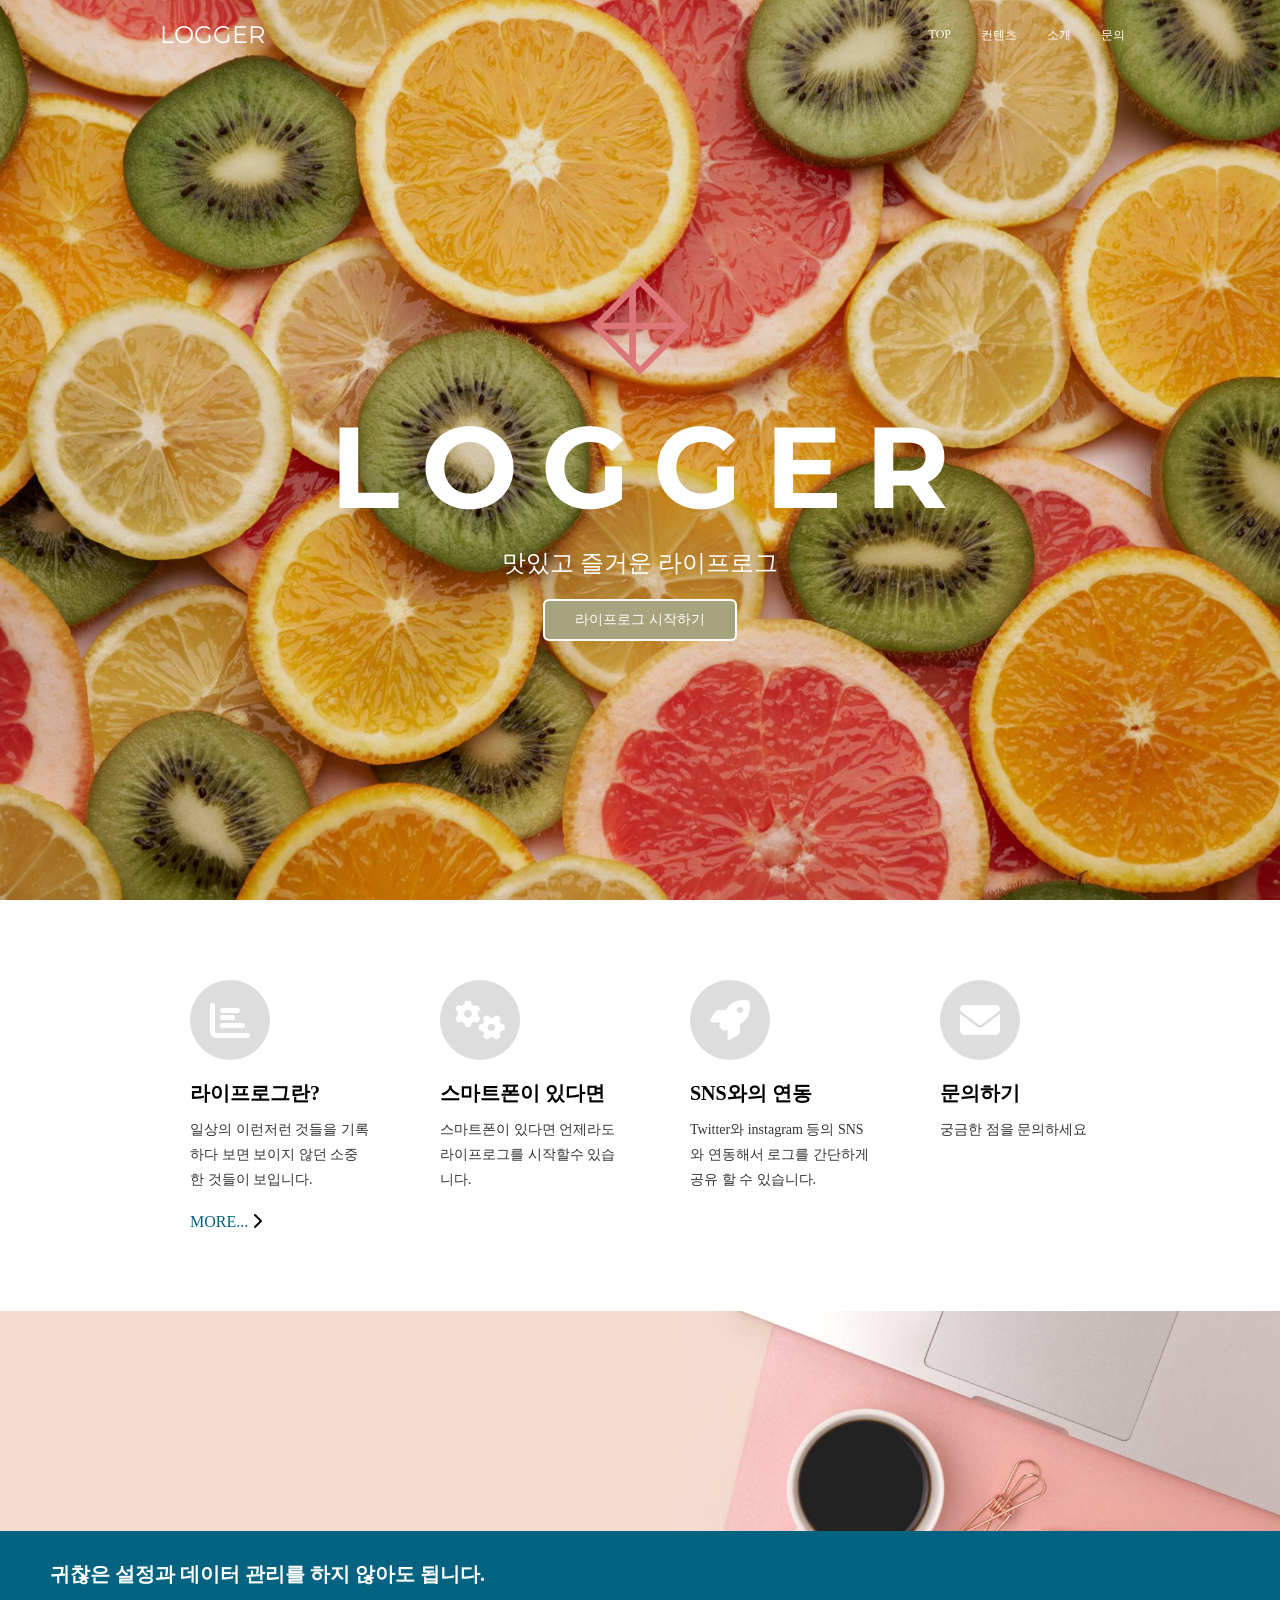
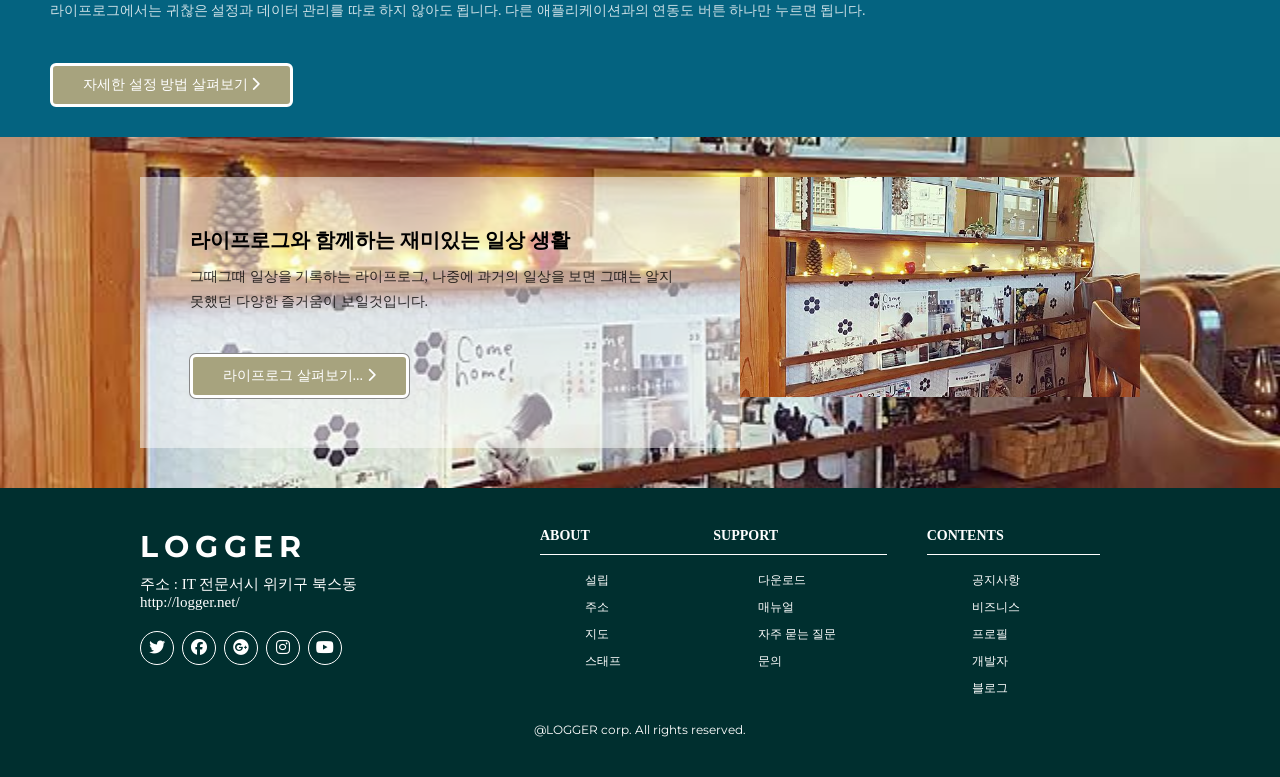
<file: index.html>
<!DOCTYPE html>
<html lang="ko">
<head>
<meta charset="UTF-8">
<title>예제</title>
<meta name="viewport" content="width=device-width, initial-scale=1.0">
<link rel="stylesheet" href="style.css">
<link href="https://fonts.googleapis.com/css?family=Montserrat" rel="stylesheet">
<link rel="stylesheet" href="https://cdnjs.cloudflare.com/ajax/libs/font-awesome/6.5.1/css/all.min.css">
<script src="https://code.jquery.com/jquery-3.2.1.min.js"></script>

<script>
$(function(){

    $(".headC").click(function(){

        $(".headB").slideToggle();

    });

});
</script>


</head>
<body>

<header class="head-hero head-fixed">
<div class="container">
    <div class="container-small">
        <a href="index.html" class="headA">LOGGER</a>

        <div class="headC">
            <span class="fa-solid fa-bars" title="MENU"></span>
        </div>
    </div>

    <nav class="headB">
        <ul>
            <li><a href="index.html">TOP</a></li>
            <li><a href="contents.html">컨텐츠</a></li>
            <li><a href="about.html">소개</a></li>
            <li><a href="contact.html">문의</a></li>
        </ul>
    </nav>

</div>
</header>

<section class="conA">
    <div class="container">

        <img src="img/logo.png" alt="">
        <h1>LOGGER</h1>
        <p>맛있고 즐거운 라이프로그</p>
        <a href="#">라이프로그 시작하기</a>
    </div>
</section>

<section class="conB">
   <div class="container">
	<div class="text">
		<span class="fa fa-chart-bar icon">
		</span>
		<h2>라이프로그란?</h2>
		<p>일상의 이런저런 것들을 기록하다 보면 보이지 않던 소중한 것들이 보입니다.</p>
		<a href="contents.html">MORE...</a>
		<span class="fa fa-chevron-right"></span>
    </div>
    <div class="text">
		<span class="fa fa-gears icon"></span>
		<h2>스마트폰이 있다면</h2>
		<p>스마트폰이 있다면 언제라도 라이프로그를 시작할수 있습니다.</p>
</div>
    <div class="text">
		<span class="fa fa-rocket icon"></span>
		<h2>SNS와의 연동</h2>
		<p>Twitter와 instagram 등의 SNS와 연동해서 로그를 간단하게 공유 할 수 있습니다.</P>
    </div>
	<div class="text">
		<span class="fa fa-envelope icon"></span>
		<h2>문의하기</h2>
		<p>궁금한 점을 문의하세요</p>
</div>
</div>
</section>
<section class="conC">
  <div class = "container">
	<div class="photo"></div>
	<div class="text">
	<h2>귀찮은 설정과 데이터 관리를 하지 않아도 됩니다.</h2>
	<p>라이프로그에서는 귀찮은 설정과 데이터 관리를 따로 하지 않아도 됩니다. 다른 애플리케이션과의 연동도 버튼  하나만 누르면 됩니다.</p>
	<a herf="contents.html">자세한 설정 방법 살펴보기
	<span class ="fa fa-chevron-right"></span>
	</a>
</div>
</div>
</section>

<section class="conD">
  <div class="container">
	<div class="photo"></div>
	<div class="text">
	<h2>라이프로그와 함께하는 재미있는 일상 생활</h2>
	<p>그때그때 일상을 기록하는 라이프로그, 나중에 과거의 일상을 보면 그떄는 알지 못했던 다양한 즐거움이 보일것입니다.</p>
	<a herf="contents.html">
		라이프로그 살펴보기...
	 	<span class ="fa fa-chevron-right"></span>
        </a>
</div>
</div>
</section>
<footer>
<div class="container">
	<div class="footA">
	<h2>LOGGER</h2>
	<p>
	주소 : IT 전문서시 위키구 북스동<br>
	<a href="http://logger.net/">http://logger.net/</a>
	</p>

<nav class="footD">
	<ul>
		<li><a herf="#">
			<span class="fa-brands fa-twitter"
			title="Twitter"></span>
		</a></li>

		<li><a herf="#">
			<span class="fa-brands fa-facebook"
			title="Facebook"></span>
		</a></li>
		
		<li><a herf="#">
			<span class="fa-brands fa-google-plus"
			title="Google Plus"></span>
		</a></li>

		<li><a herf="#">
			<span class="fa-brands fa-instagram"
			title="Instagram"></span>
		</a></li>
		
		<li><a herf="#">
			<span class="fa-brands fa-youtube"
			title="YouTube"></span>
		</a></li>

		</ul>
</nav>
</div>
<nav class="footB">
<div>
	<h3>ABOUT</h3>
	<ul>
		<li><a href="#">설립</a></li>
		<li><a href="#">주소</a></li>
		<li><a href="#">지도</a></li>
		<li><a href="#">스태프</a></li>
	</ul>
</div>

<div>
	<h3>SUPPORT</h3>
	<ul>
		<li><a href="#">다운로드</a></li>
		<li><a href="#">매뉴얼</a></li>
		<li><a href="#">자주 묻는 질문</a></li>
		<li><a href="#">문의</a></li>
	</ul>
</div>
<div>
	<h3>CONTENTS</h3>
	<ul>
		<li><a href="#">공지사항</a></li>
		<li><a href="#">비즈니스</a></li>
		<li><a href="#">프로필</a></li>
		<li><a href="#">개발자</a></li>
		<li><a href="#">블로그</a></li>
	</ul>
</div>		
</nav>

<style>
sr-only{
positon : abosolute;
width : 1px;
height : 1px;
padding : 0;
margin : -1px;
clip: rect(0, 0, 0, 0);
border : 0;
}
</style>

<div class="footC">
	@LOGGER corp. All rights reserved.
</div>

</div>
</footer>
		
		
</body>
</html>
</file>
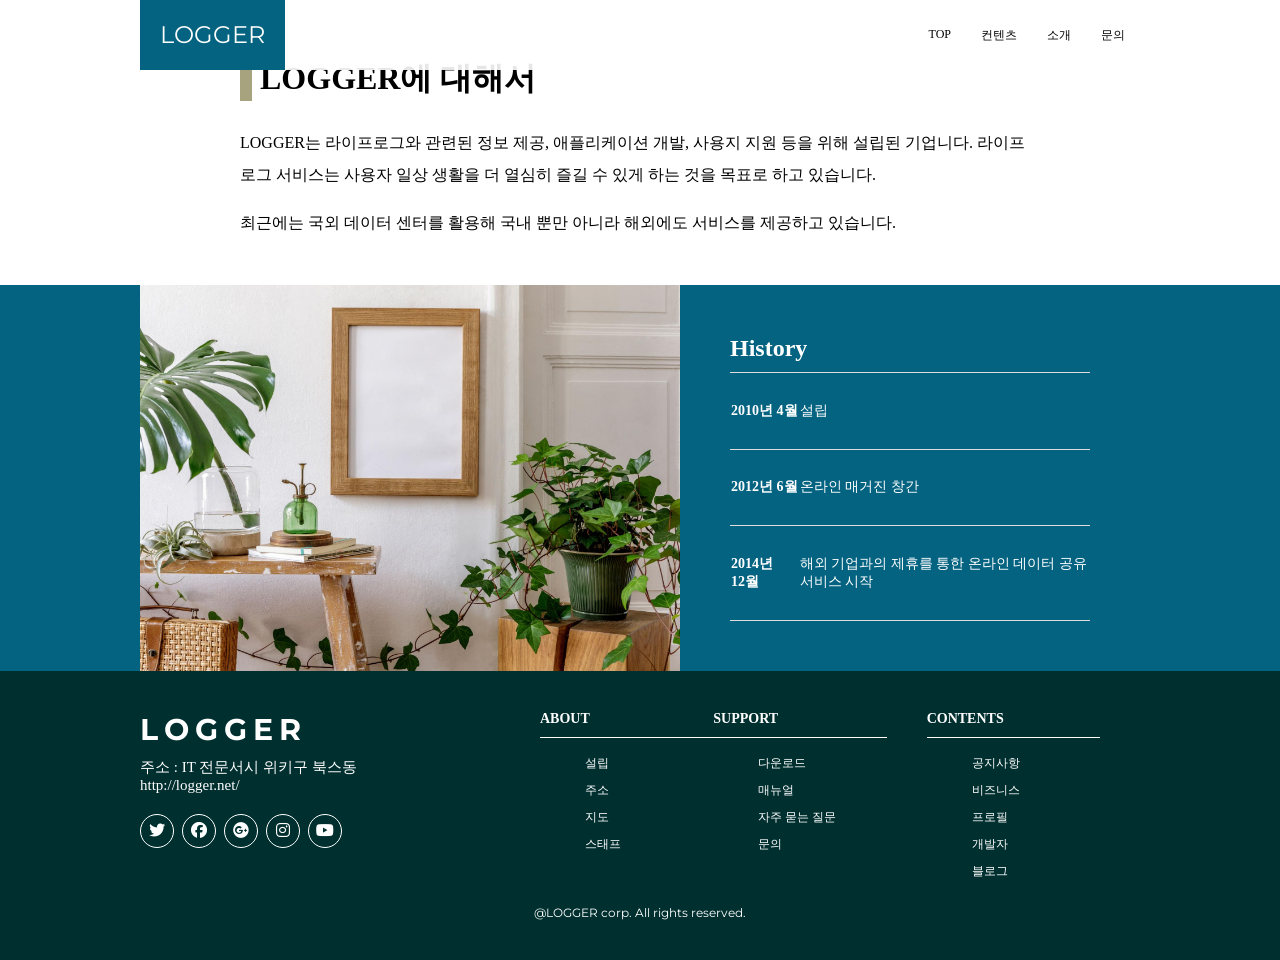
<file: about.html>
<!DOCTYPE html>
<html lang="ko">
<head>
<meta charset="UTF-8">
<title>예제</title>
<meta name="viewport" content="width=device-width, initial-scale=1.0">
<link rel="stylesheet" href="style.css">
<link href="https://fonts.googleapis.com/css?family=Montserrat" rel="stylesheet">
<link rel="stylesheet" href="https://cdnjs.cloudflare.com/ajax/libs/font-awesome/6.5.1/css/all.min.css">
<script src="https://code.jquery.com/jquery-3.2.1.min.js"></script>

<script>
$(function(){

    $(".headC").click(function(){

        $(".headB").slideToggle();

    });

});
</script>


</head>
<body>

<header>
<div class="container">
    <div class="container-small">
        <a href="index.html" class="headA">LOGGER</a>

        <div class="headC">
            <span class="fa-solid fa-bars" title="MENU"></span>
        </div>
    </div>

    <nav class="headB">
        <ul>
            <li><a href="index.html">TOP</a></li>
            <li><a href="contents.html">컨텐츠</a></li>
            <li><a href="about.html">소개</a></li>
            <li><a href="contact.html">문의</a></li>
        </ul>
    </nav>

</div>
</header>

<article class="post">
    <div class="container">
    
        <h1>LOGGER에 대해서 </h1>
        <p>
            LOGGER는 라이프로그와 관련된 정보 제공, 애플리케이션 개발, 사용지 지원 등을 위해 설립된 기업니다.
            라이프로그 서비스는 사용자 일상 생활을 더 열심히 즐길 수 있게 하는 것을 목표로 하고 있습니다.</p>
        <p>
            최근에는 국외 데이터 센터를 활용해 국내 뿐만 아니라 해외에도 서비스를 제공하고 있습니다.</p>
        <p>
        </div>
        </article>  

        <aside class="history">
        <div class="container">
            <div class="photo"></div>
            <div class="text">
                <h2>History</h2>
                <table>
                    <tr>
                        <th>2010년 4월</th>
                        <td>설립</td>
                    </tr>
                    <tr>
                        <th>2012년 6월</th>
                        <td>온라인 매거진 창간</td>
                    </tr>
                    <tr>
                        <th>2014년 12월</th>
                        <td>해외 기업과의 제휴를 통한 온라인 데이터 공유 서비스 시작</td>
                    </tr>
                </table>
                </div>
        </div>
        </aside>
        
<footer>
<div class="container">
	<div class="footA">
	<h2>LOGGER</h2>
	<p>
	주소 : IT 전문서시 위키구 북스동<br>
	<a href="http://logger.net/">http://logger.net/</a>
	</p>

<nav class="footD">
	<ul>
		<li><a herf="#">
			<span class="fa-brands fa-twitter"
			title="Twitter"></span>
		</a></li>

		<li><a herf="#">
			<span class="fa-brands fa-facebook"
			title="Facebook"></span>
		</a></li>
		
		<li><a herf="#">
			<span class="fa-brands fa-google-plus"
			title="Google Plus"></span>
		</a></li>

		<li><a herf="#">
			<span class="fa-brands fa-instagram"
			title="Instagram"></span>
		</a></li>
		
		<li><a herf="#">
			<span class="fa-brands fa-youtube"
			title="YouTube"></span>
		</a></li>

		</ul>
</nav>
</div>
<nav class="footB">
<div>
	<h3>ABOUT</h3>
	<ul>
		<li><a href="#">설립</a></li>
		<li><a href="#">주소</a></li>
		<li><a href="#">지도</a></li>
		<li><a href="#">스태프</a></li>
	</ul>
</div>

<div>
	<h3>SUPPORT</h3>
	<ul>
		<li><a href="#">다운로드</a></li>
		<li><a href="#">매뉴얼</a></li>
		<li><a href="#">자주 묻는 질문</a></li>
		<li><a href="#">문의</a></li>
	</ul>
</div>
<div>
	<h3>CONTENTS</h3>
	<ul>
		<li><a href="#">공지사항</a></li>
		<li><a href="#">비즈니스</a></li>
		<li><a href="#">프로필</a></li>
		<li><a href="#">개발자</a></li>
		<li><a href="#">블로그</a></li>
	</ul>
</div>		
</nav>

<style>
sr-only{
positon : abosolute;
width : 1px;
height : 1px;
padding : 0;
margin : -1px;
clip: rect(0, 0, 0, 0);
border : 0;
}
</style>

<div class="footC">
	@LOGGER corp. All rights reserved.
</div>

</div>
</footer>
		
		
</body>
</html>
</file>
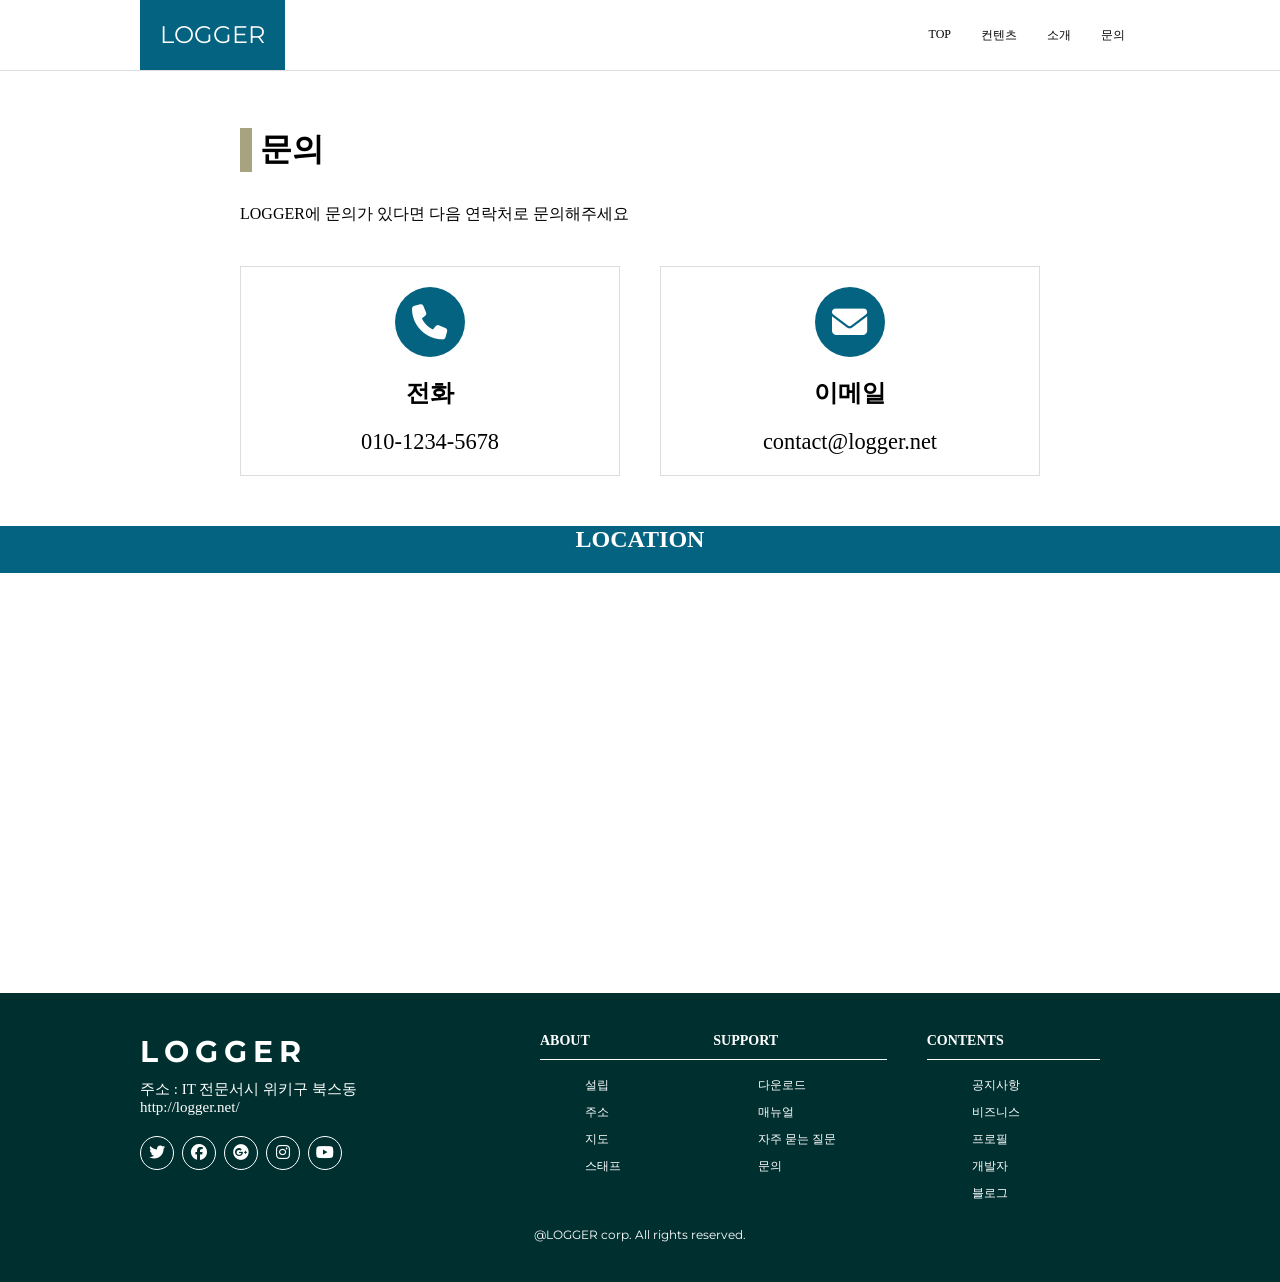
<file: contact.html>
<!DOCTYPE html>
<html lang="ko">
<head>
<meta charset="UTF-8">
<title>예제</title>
<meta name="viewport" content="width=device-width, initial-scale=1.0">
<link rel="stylesheet" href="style.css">
<link href="https://fonts.googleapis.com/css?family=Montserrat" rel="stylesheet">
<link rel="stylesheet" href="https://cdnjs.cloudflare.com/ajax/libs/font-awesome/6.5.1/css/all.min.css">
<script src="https://code.jquery.com/jquery-3.2.1.min.js"></script>

<script>
$(function(){

    $(".headC").click(function(){

        $(".headB").slideToggle();

    });

});
</script>


</head>
<body class="nohero">

<header>
<div class="container">
    <div class="container-small">
        <a href="index.html" class="headA">LOGGER</a>

        <div class="headC">
            <span class="fa-solid fa-bars" title="MENU"></span>
        </div>
    </div>

    <nav class="headB">
        <ul>
            <li><a href="index.html">TOP</a></li>
            <li><a href="contents.html">컨텐츠</a></li>
            <li><a href="about.html">소개</a></li>
            <li><a href="contact.html">문의</a></li>
        </ul>
    </nav>

</div>
</header>

<article class="post">
    <div class="container">
    
          

		<h1>문의</h1>
		<p>LOGGER에 문의가 있다면 다음 연락처로 문의해주세요</p>

		<div class="contact-wrap">
			<div class="contact">
				<span class="fa-solid fa-phone"></span>
				<h2>전화</h2>
				<a href="tel:010-1234-5678">010-1234-5678</a>
				</div>

			<div class="contact">
				<span class="fa fa-envelope"></span>
				<h2>이메일</h2>
				<a href="mailto:contact@logger.net">contact@logger.net</a>
			</div>
			</div>
			</article>
			<aside class="location">
				<h2>LOCATION</h2>
<iframe
src="https://www.google.com/maps/embed?pb=!1m18!1m12!1m3!1d3162.564902019681!2d126.96965217636658!3d37.55472297203744!2m3!1f0!2f0!3f0!3m2!1i1024!2i768!4f13.1!3m3!1m2!1s0x357ca266b0b1f1f1%3A0x5d5d5d5d5d5d5d5d!2z7ISc7Jq47Jet!5e0!3m2!1sko!2skr!4v1710000000000!5m2!1sko!2skr"
style="border:0;"
allowfullscreen=""
loading="lazy">
</iframe>
</aside>
	

<footer>
<div class="container">
	<div class="footA">
	<h2>LOGGER</h2>
	<p>
	주소 : IT 전문서시 위키구 북스동<br>
	<a href="http://logger.net/">http://logger.net/</a>
	</p>

<nav class="footD">
	<ul>
		<li><a herf="#">
			<span class="fa-brands fa-twitter"
			title="Twitter"></span>
		</a></li>

		<li><a herf="#">
			<span class="fa-brands fa-facebook"
			title="Facebook"></span>
		</a></li>
		
		<li><a herf="#">
			<span class="fa-brands fa-google-plus"
			title="Google Plus"></span>
		</a></li>

		<li><a herf="#">
			<span class="fa-brands fa-instagram"
			title="Instagram"></span>
		</a></li>
		
		<li><a herf="#">
			<span class="fa-brands fa-youtube"
			title="YouTube"></span>
		</a></li>

		</ul>
</nav>
</div>
<nav class="footB">
<div>
	<h3>ABOUT</h3>
	<ul>
		<li><a href="#">설립</a></li>
		<li><a href="#">주소</a></li>
		<li><a href="#">지도</a></li>
		<li><a href="#">스태프</a></li>
	</ul>
</div>

<div>
	<h3>SUPPORT</h3>
	<ul>
		<li><a href="#">다운로드</a></li>
		<li><a href="#">매뉴얼</a></li>
		<li><a href="#">자주 묻는 질문</a></li>
		<li><a href="#">문의</a></li>
	</ul>
</div>
<div>
	<h3>CONTENTS</h3>
	<ul>
		<li><a href="#">공지사항</a></li>
		<li><a href="#">비즈니스</a></li>
		<li><a href="#">프로필</a></li>
		<li><a href="#">개발자</a></li>
		<li><a href="#">블로그</a></li>
	</ul>
</div>		
</nav>

<style>
sr-only{
position : absolute;
width : 1px;
height : 1px;
padding : 0;
margin : -1px;
clip: rect(0, 0, 0, 0);
border : 0;
}
</style>

<div class="footC">
	@LOGGER corp. All rights reserved.
</div>

</div>
</footer>
		
		
</body>
</html>
</file>
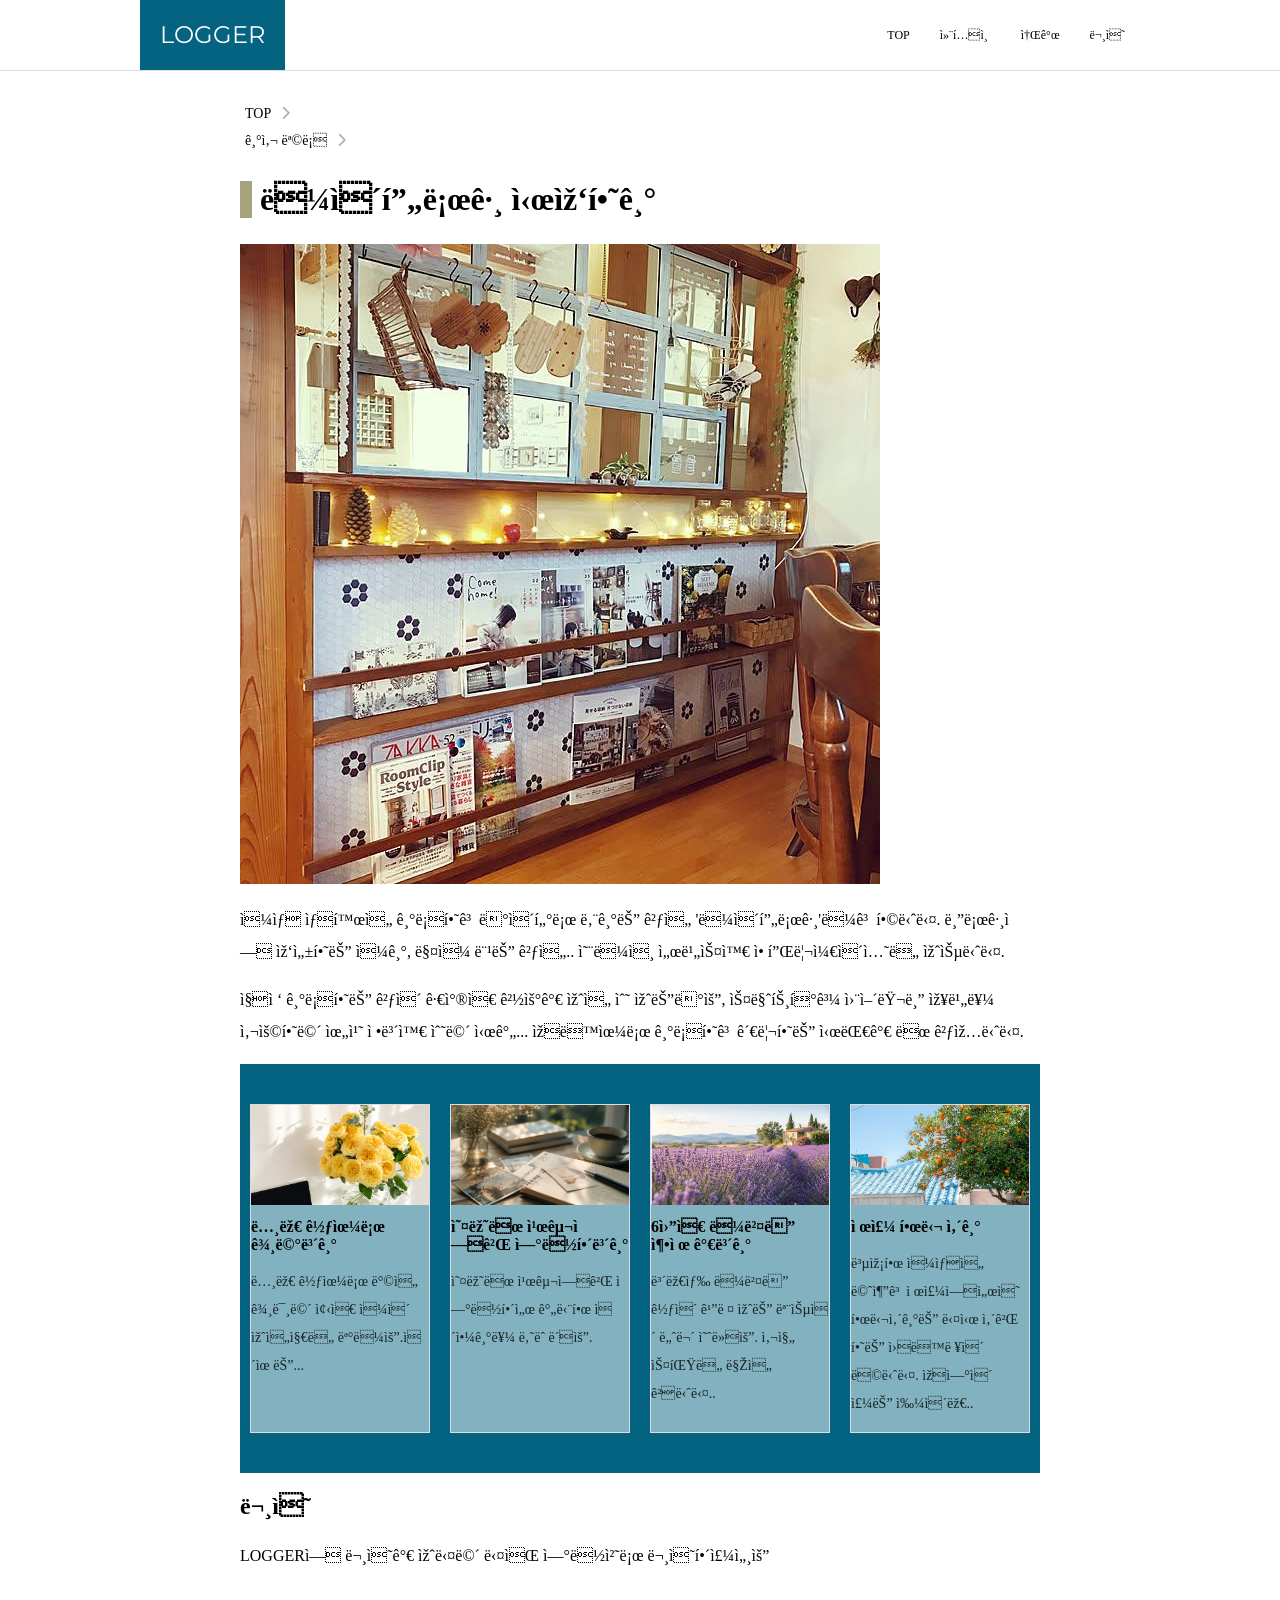
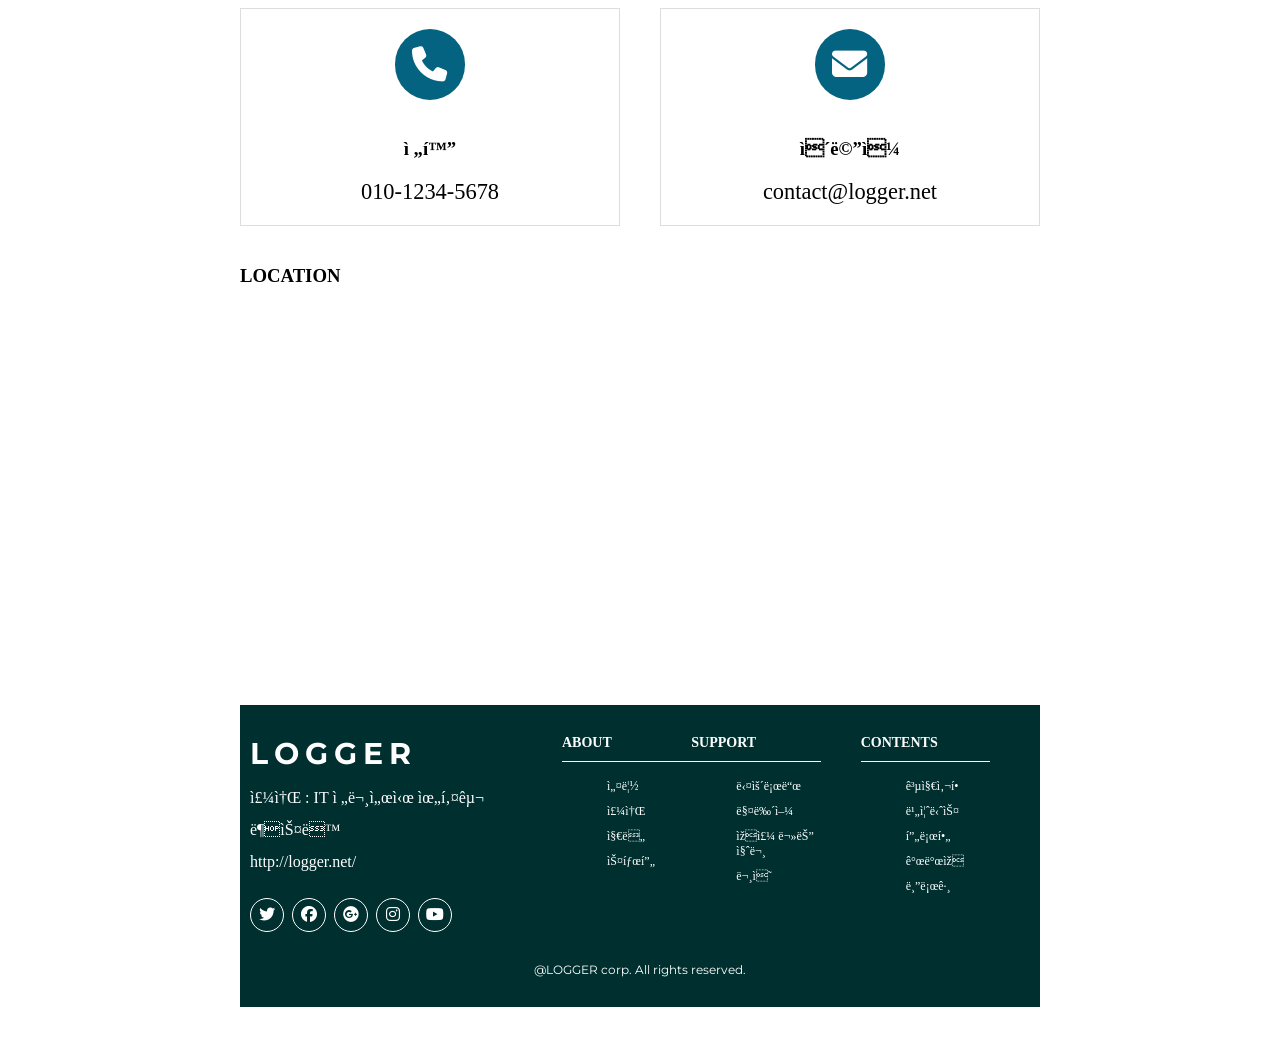
<file: contents.html>
<!DOCTYPE html>
<html lang="ko">
<head prefix="og: http://ogp.me/ns# fb: http://ogp.me/ns/fb#>
<meta charset="UTF-8">
<title>라이프로그 시작하기</title>
<meta name="viewport" content="width=device-width, initial-scale=1.0">
<link rel="stylesheet" href="style.css">
<link href="https://fonts.googleapis.com/css?family=Montserrat" rel="stylesheet">
<link rel="stylesheet" href="https://cdnjs.cloudflare.com/ajax/libs/font-awesome/6.5.1/css/all.min.css">
<script src="https://code.jquery.com/jquery-3.2.1.min.js"></script>

<script>
$(function(){

    $(".headC").click(function(){

        $(".headB").slideToggle();

    });

});
</script>


</head>
<body class="nohero">

<header class="head-fixed">
<div class="container">
    <div class="container-small">
        <a href="index.html" class="headA">LOGGER</a>

        <div class="headC">
            <span class="fa-solid fa-bars" title="MENU"></span>
        </div>
    </div>

    <nav class="headB">
        <ul>
            <li><a href="index.html">TOP</a></li>
            <li><a href="contents.html">컨텐츠</a></li>
            <li><a href="about.html">소개</a></li>
            <li><a href="contact.html">문의</a></li>
        </ul>
    </nav>

</div>
</header>

<article class="post">
    <div class="container">
    
        <div class="bread">
            <ol>
                <li><a href="index.html">TOP</a></li>
                <li><a href="list-a.html">기사 목록</a></li>
            
            </ol>
        </div>

        <h1>라이프로그 시작하기</h1>

        <img src="img/life.jpg" alt="">

        <p>일상 생활을 기록하고 데이터로 남기는 것을 '라이프로그'라고 합니다.
            블로그에 작성하는 일기, 매일 먹는 것을.. 온라인 서비스와 애플리케이션도 있습니다.
        </p>

        <p>직접 기록하는 것이 귀찮은 경우가 있을 수 있는데요,
            스마트폰과 웨어러블 장비를 사용하면 위치 정보와 수면 시간...
            자동으로 기록하고 관리하는 시대가 된 것입니다.
        </p>

<aside class ="related">
<ul>
	<li>
<a href="#">
                <div class="photo" style="background-image: url(img/p01.png);"></div>
                <div class="text">
                    <h2>노란 꽃으로 꾸며보기</h2>
                     <p>노란 꽃으로 방을 꾸미면 좋은 일이 있을지도 몰라요.이유는...</p>
                </div>
            </a>
       </li>
<li>
    <a href="#">
        <div class="photo" style="background-image: url(img/p02.png);"></div>
        <div class="text">
            <h2>오래된 친구에게 연락해보기</h2>
             <p>오래된 친구에게 연락해서 간단한 이야기를 나눠봐요.</p>
        </div>
    </a>
</li>
<li>
            <a href="#">
                <div class="photo" style="background-image: url(img/p03.png);"></div>
                <div class="text">
                    <h2>6월은 라벤더 축제 가보기</h2>
                     <p>보란색 라벤더 꽃이 깔려 있는 모습이 너무 예뻐요.
                        사진 스팟도 많을 겁니다..</p>
                </div>
            </a>
        </li>
        <li>
            <a href="#">
                <div class="photo" style="background-image: url(img/p04.jpg);"></div>
                <div class="text">
                    <h2>제주 한달 살기</h2>
                     <p>복잡한 일상을 멈추고 제주에서의 한달살기는 다시 살게 하는 원동력이 됩니다.
                        자연이 주는 쉼이란..</p>
                </div>
            </a>
        </li>
</ul>
</aside>
<h2>문의</h2>
		<p>LOGGER에 문의가 있다면 다음 연락처로 문의해주세요</p>

		<div class="contact-wrap">
			<div class="contact">
				<span class="fa-solid fa-phone"></span>
				<h3>전화</h3>
				<a href="tel:010-1234-5678">010-1234-5678</a>
				</div>
			<div class="contact">
				<span class="fa fa-envelope"></span>
				<h3>이메일</h3>
				<a href="mailto:contact@logger.net">contact@logger.net</a>
			</div>
			</div>
			<aside class="location">
				<h3>LOCATION</h3>
				<iframe
src="https://www.google.com/maps/embed?pb=!1m18!1m12!1m3!1d3239.656784611315!2d139.80851171536258!3d35.71086268018760!2m3!1f0!2f0!3f0!3m2!1i1024!2i768!4f13.1!3m3!1m2!1s0x60188ed0d12f9adf33a0x7d1d4fb31f43f72a!2sP2x5Lqs44K544Kr44KK440E440q440!5e0!3m2!1sja!2sjp!4v1465699039448"
width="600"
height="450"
frameborder="0"
style="border:0"
allowfullscreen>
</iframe>
</aside>
	

<footer>
<div class="container">
	<div class="footA">
	<h2>LOGGER</h2>
	<p>
	주소 : IT 전문서시 위키구 북스동<br>
	<a href="http://logger.net/">http://logger.net/</a>
	</p>

<nav class="footD">
	<ul>
		<li><a herf="#">
			<span class="fa-brands fa-twitter"
			title="Twitter"></span>
		</a></li>

		<li><a herf="#">
			<span class="fa-brands fa-facebook"
			title="Facebook"></span>
		</a></li>
		
		<li><a herf="#">
			<span class="fa-brands fa-google-plus"
			title="Google Plus"></span>
		</a></li>

		<li><a herf="#">
			<span class="fa-brands fa-instagram"
			title="Instagram"></span>
		</a></li>
		
		<li><a herf="#">
			<span class="fa-brands fa-youtube"
			title="YouTube"></span>
		</a></li>

		</ul>
</nav>
</div>
<nav class="footB">
<div>
	<h3>ABOUT</h3>
	<ul>
		<li><a href="#">설립</a></li>
		<li><a href="#">주소</a></li>
		<li><a href="#">지도</a></li>
		<li><a href="#">스태프</a></li>
	</ul>
</div>

<div>
	<h3>SUPPORT</h3>
	<ul>
		<li><a href="#">다운로드</a></li>
		<li><a href="#">매뉴얼</a></li>
		<li><a href="#">자주 묻는 질문</a></li>
		<li><a href="#">문의</a></li>
	</ul>
</div>
<div>
	<h3>CONTENTS</h3>
	<ul>
		<li><a href="#">공지사항</a></li>
		<li><a href="#">비즈니스</a></li>
		<li><a href="#">프로필</a></li>
		<li><a href="#">개발자</a></li>
		<li><a href="#">블로그</a></li>
	</ul>
</div>		
</nav>

<style>
sr-only{
position : absolute;
width : 1px;
height : 1px;
padding : 0;
margin : -1px;
clip: rect(0, 0, 0, 0);
border : 0;
}
</style>

<div class="footC">
	@LOGGER corp. All rights reserved.
</div>

</div>
</footer>
		
		
</body>
</html>
</file>
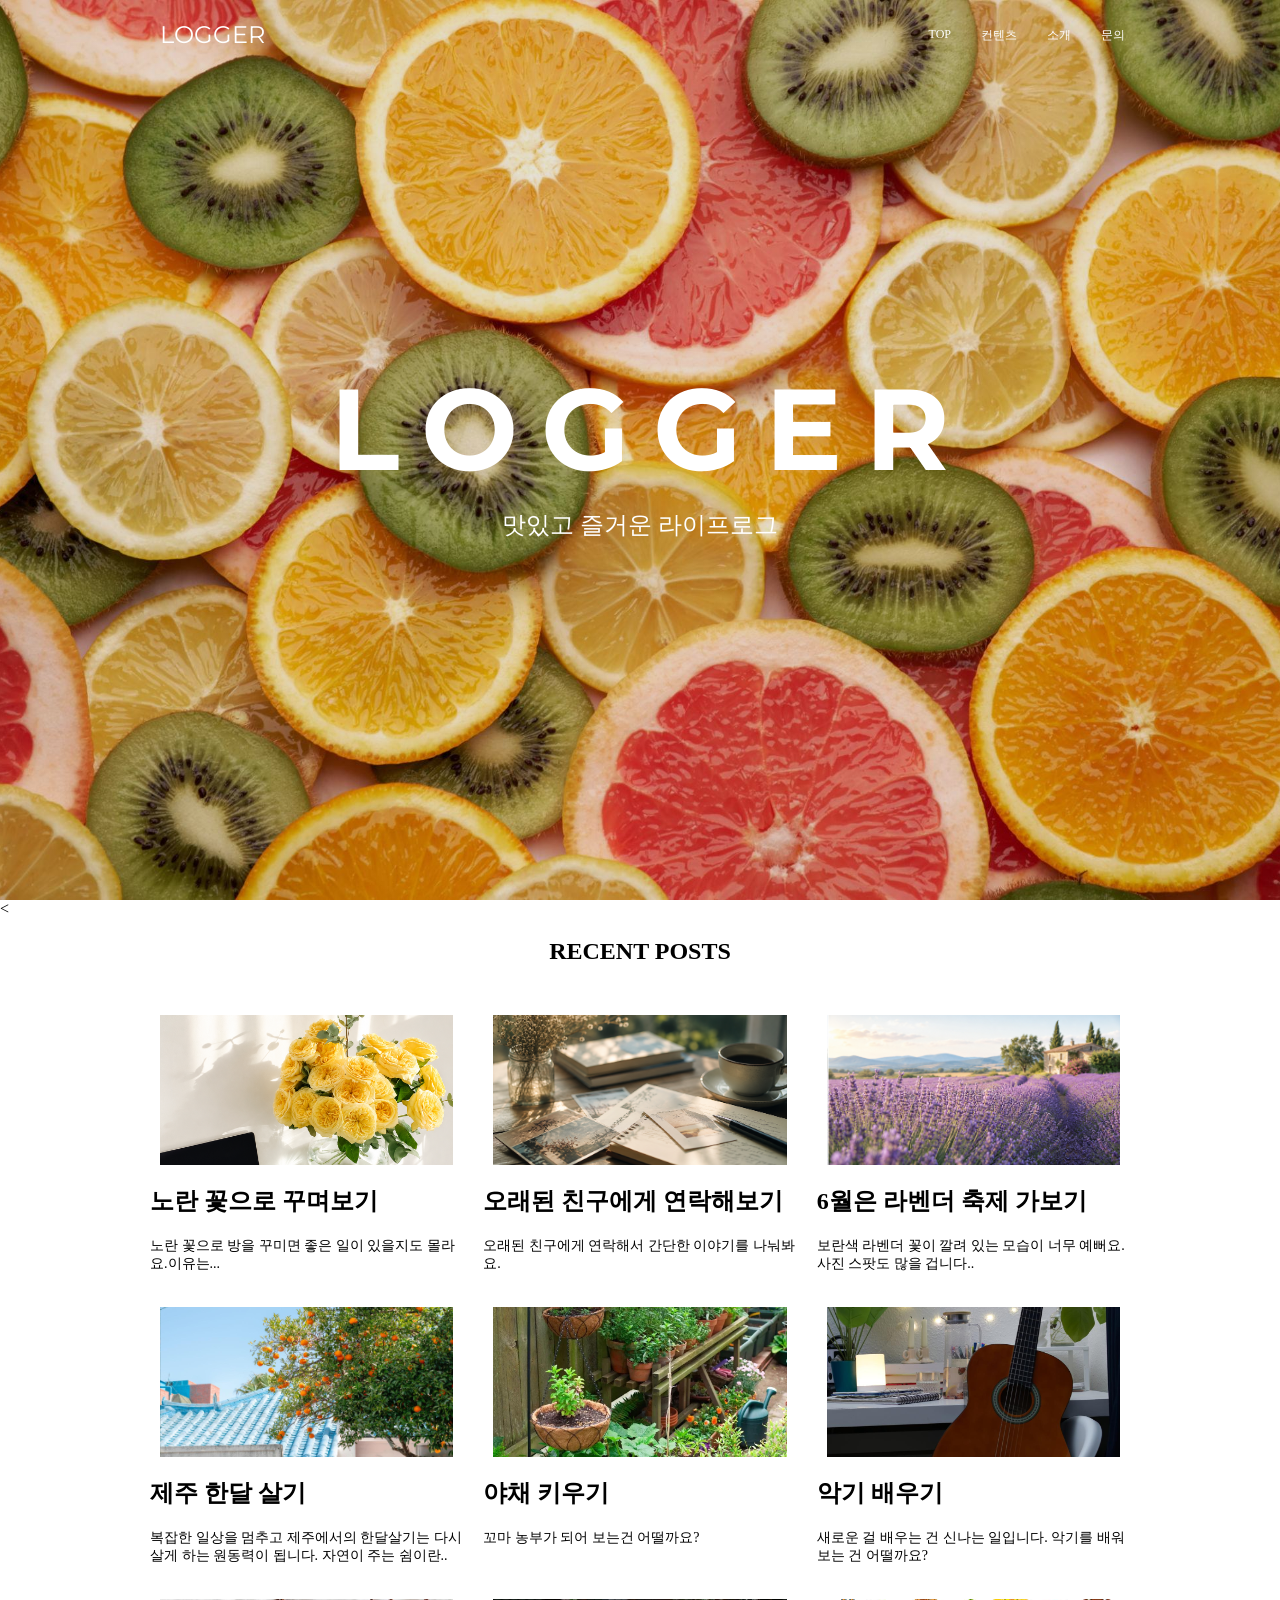
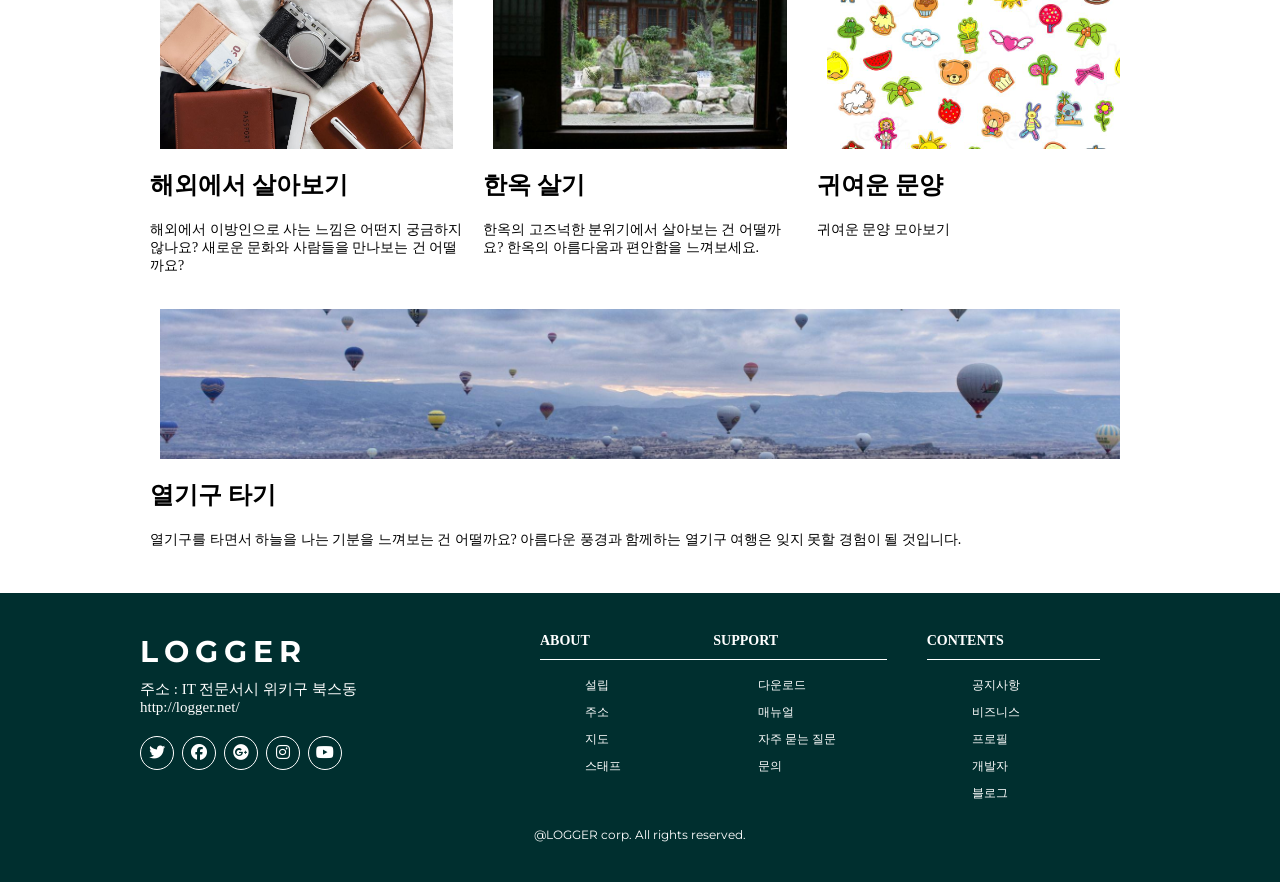
<file: list-a.html>
<!DOCTYPE html>
<html lang="ko">
<head>
<meta charset="UTF-8">
<title>예제</title>
<meta name="viewport" content="width=device-width, initial-scale=1.0">
<link rel="stylesheet" href="style.css">
<link href="https://fonts.googleapis.com/css?family=Montserrat" rel="stylesheet">
<link rel="stylesheet" href="https://cdnjs.cloudflare.com/ajax/libs/font-awesome/6.5.1/css/all.min.css">
<script src="https://code.jquery.com/jquery-3.2.1.min.js"></script>

<script>
$(function(){

    $(".headC").click(function(){

        $(".headB").slideToggle();

    });

});
</script>


</head>
<body>
<header class="head-hero">
<div class="container">
    <div class="container-small">
        <a href="index.html" class="headA">LOGGER</a>

        <div class="headC">
            <span class="fa-solid fa-bars" title="MENU"></span>
        </div>
    </div>

    <nav class="headB">
        <ul>
            <li><a href="index.html">TOP</a></li>
            <li><a href="contents.html">컨텐츠</a></li>
            <li><a href="about.html">소개</a></li>
            <li><a href="contact.html">문의</a></li>
        </ul>
    </nav>

</div>
</header>

<section class="conA copmpact">
    <div class="container">

        <h1>LOGGER</h1>
        <p>맛있고 즐거운 라이프로그</p>
    </div>
</section>

<<section class="listA">
    <h1>RECENT POSTS</h1>
    <div class="container">
        <article>
            <a href="#">
                <div class="photo" style="background-image: url(img/p01.png);"></div>
                <div class="text">
                    <h2>노란 꽃으로 꾸며보기</h2>
                     <p>노란 꽃으로 방을 꾸미면 좋은 일이 있을지도 몰라요.이유는...</p>
                </div>
            </a>
        </article>
<article>
    <a href="#">
        <div class="photo" style="background-image: url(img/p02.png);"></div>
        <div class="text">
            <h2>오래된 친구에게 연락해보기</h2>
             <p>오래된 친구에게 연락해서 간단한 이야기를 나눠봐요.</p>
        </div>
    </a>
</article>
<article>
            <a href="#">
                <div class="photo" style="background-image: url(img/p03.png);"></div>
                <div class="text">
                    <h2>6월은 라벤더 축제 가보기</h2>
                     <p>보란색 라벤더 꽃이 깔려 있는 모습이 너무 예뻐요.
                        사진 스팟도 많을 겁니다..</p>
                </div>
            </a>
        </article>
        <article>
            <a href="#">
                <div class="photo" style="background-image: url(img/p04.jpg);"></div>
                <div class="text">
                    <h2>제주 한달 살기</h2>
                     <p>복잡한 일상을 멈추고 제주에서의 한달살기는 다시 살게 하는 원동력이 됩니다.
                        자연이 주는 쉼이란..</p>
                </div>
            </a>
        </article>
         <article>
            <a href="#">
                <div class="photo" style="background-image: url(img/p05.jpg);"></div>
                <div class="text">
                    <h2>야채 키우기</h2>
                     <p>꼬마 농부가 되어 보는건 어떨까요?</p>
                                </div>
            </a>
        </article>
         <article>
            <a href="#">
                <div class="photo" style="background-image: url(img/p06.jpg);"></div>
                <div class="text">
                    <h2>악기 배우기</h2>
                     <p>새로운 걸 배우는 건 신나는 일입니다. 악기를 배워보는 건 어떨까요?</p>
                        </p>
                </div>
            </a>
        </article>
         <article>
            <a href="#">
                <div class="photo" style="background-image: url(img/p07.jpg);"></div>
                <div class="text">
                    <h2>해외에서 살아보기</h2>
                     <p>해외에서 이방인으로 사는 느낌은 어떤지 궁금하지 않나요? 새로운 문화와 사람들을 만나보는 건 어떨까요?</p>
                        </p>
                </div>
            </a>
        </article>
         <article>
            <a href="#">
                <div class="photo" style="background-image: url(img/p08.jpg);"></div>
                <div class="text">
                    <h2>한옥 살기</h2>
                     <p>한옥의 고즈넉한 분위기에서 살아보는 건 어떨까요? 한옥의 아름다움과 편안함을 느껴보세요.</p>
                       </p>
                </div>
            </a>
        </article>
         <article>
            <a href="#">
                <div class="photo" style="background-image: url(img/p09.jpg);"></div>
                <div class="text">
                    <h2>귀여운 문양</h2>
                     <p>귀여운 문양 모아보기
                        </p>
                </div>
            </a>
        </article>
         <article>
            <a href="#">
                <div class="photo" style="background-image: url(img/p10.jpg);"></div>
                <div class="text">
                    <h2>열기구 타기</h2>
                     <p>열기구를 타면서 하늘을 나는 기분을 느껴보는 건 어떨까요? 아름다운 풍경과 함께하는 열기구 여행은 잊지 못할 경험이 될 것입니다.</p>
                        </p>
                </div>
            </a>
        </article>
    </div>
</section>

<footer>
<div class="container">
	<div class="footA">
	<h2>LOGGER</h2>
	<p>
	주소 : IT 전문서시 위키구 북스동<br>
	<a href="http://logger.net/">http://logger.net/</a>
	</p>

<nav class="footD">
	<ul>
		<li><a herf="#">
			<span class="fa-brands fa-twitter"
			title="Twitter"></span>
		</a></li>

		<li><a herf="#">
			<span class="fa-brands fa-facebook"
			title="Facebook"></span>
		</a></li>
		
		<li><a herf="#">
			<span class="fa-brands fa-google-plus"
			title="Google Plus"></span>
		</a></li>

		<li><a herf="#">
			<span class="fa-brands fa-instagram"
			title="Instagram"></span>
		</a></li>
		
		<li><a herf="#">
			<span class="fa-brands fa-youtube"
			title="YouTube"></span>
		</a></li>

		</ul>
</nav>
</div>
<nav class="footB">
<div>
	<h3>ABOUT</h3>
	<ul>
		<li><a href="#">설립</a></li>
		<li><a href="#">주소</a></li>
		<li><a href="#">지도</a></li>
		<li><a href="#">스태프</a></li>
	</ul>
</div>

<div>
	<h3>SUPPORT</h3>
	<ul>
		<li><a href="#">다운로드</a></li>
		<li><a href="#">매뉴얼</a></li>
		<li><a href="#">자주 묻는 질문</a></li>
		<li><a href="#">문의</a></li>
	</ul>
</div>
<div>
	<h3>CONTENTS</h3>
	<ul>
		<li><a href="#">공지사항</a></li>
		<li><a href="#">비즈니스</a></li>
		<li><a href="#">프로필</a></li>
		<li><a href="#">개발자</a></li>
		<li><a href="#">블로그</a></li>
	</ul>
</div>		
</nav>

<style>
sr-only{
position : absolute;
width : 1px;
height : 1px;
padding : 0;
margin : -1px;
clip: rect(0, 0, 0, 0);
border : 0;
}
</style>

<div class="footC">
	@LOGGER corp. All rights reserved.
</div>

</div>
</footer>
		
		
</body>
</html>
</file>
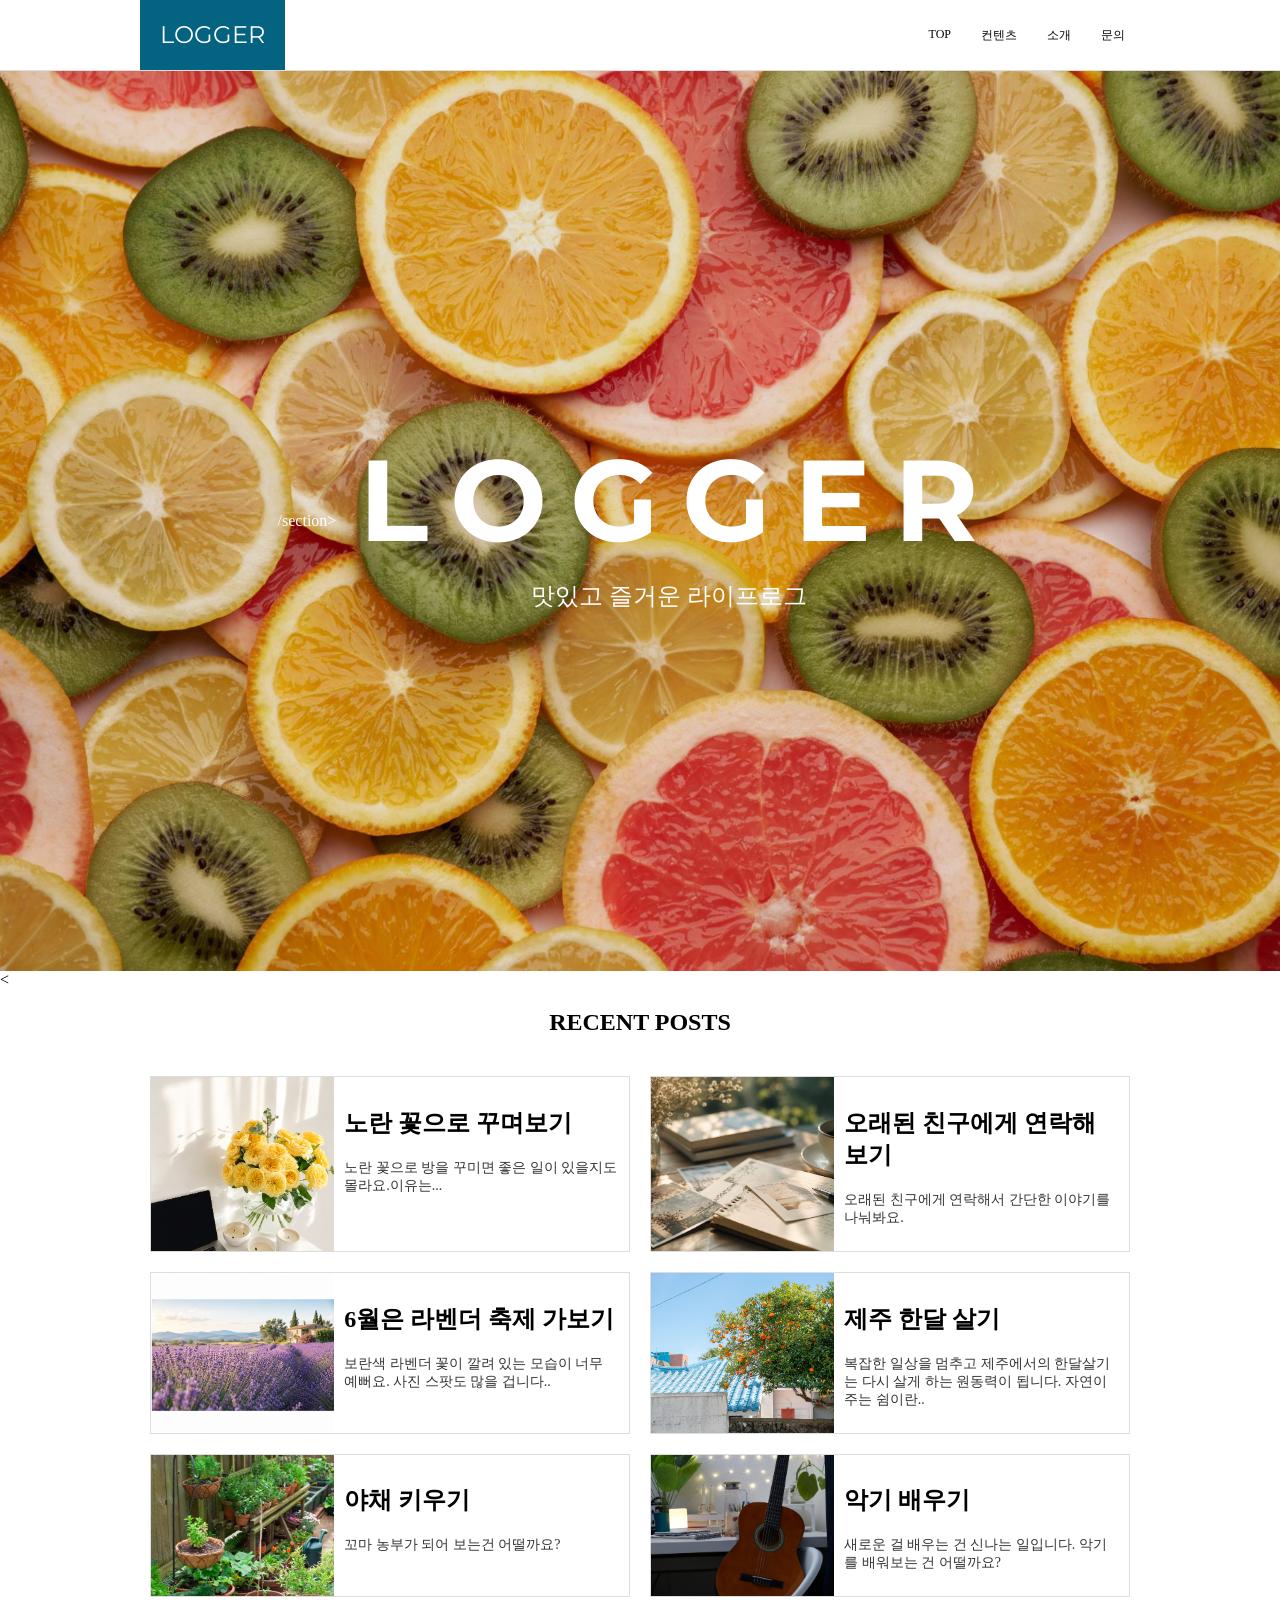
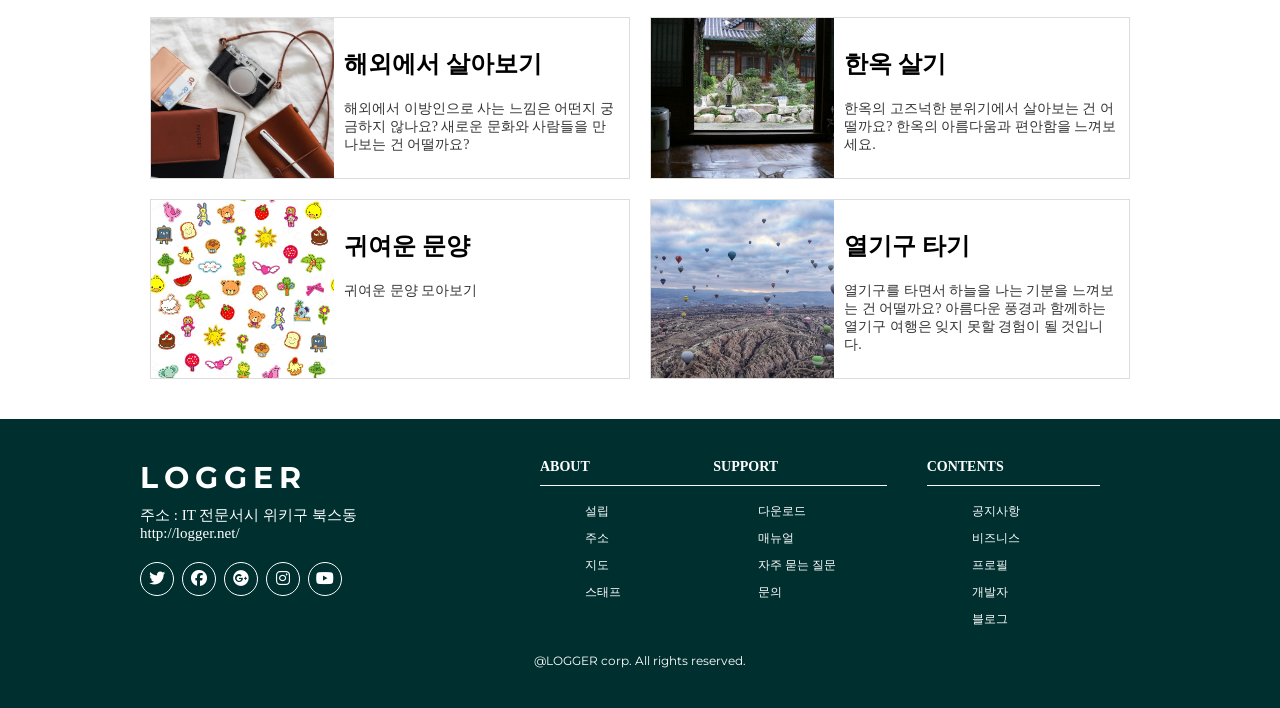
<file: list-b.html>
<!DOCTYPE html>
<html lang="ko">
<head>
<meta charset="UTF-8">
<title>예제</title>
<meta name="viewport" content="width=device-width, initial-scale=1.0">
<link rel="stylesheet" href="style.css">
<link href="https://fonts.googleapis.com/css?family=Montserrat" rel="stylesheet">
<link rel="stylesheet" href="https://cdnjs.cloudflare.com/ajax/libs/font-awesome/6.5.1/css/all.min.css">
<script src="https://code.jquery.com/jquery-3.2.1.min.js"></script>

<script>
$(function(){

    $(".headC").click(function(){

        $(".headB").slideToggle();

    });

});
</script>


</head>
<body class="nohero">

<header>
<div class="container">
    <div class="container-small">
        <a href="index.html" class="headA">LOGGER</a>

        <div class="headC">
            <span class="fa-solid fa-bars" title="MENU"></span>
        </div>
    </div>

    <nav class="headB">
        <ul>
            <li><a href="index.html">TOP</a></li>
            <li><a href="contents.html">컨텐츠</a></li>
            <li><a href="about.html">소개</a></li>
            <li><a href="contact.html">문의</a></li>
        </ul>
    </nav>

</div>
</header>

<section class="conA copmpact">/section>
    <div class="container">

        <h1>LOGGER</h1>
        <p>맛있고 즐거운 라이프로그</p>
    </div>
</section>

<<section class="listB">
    <h1>RECENT POSTS</h1>
    <div class="container">
        <article>
            <a href="#">
                <div class="photo" style="background-image: url(img/p01.png);"></div>
                <div class="text">
                    <h2>노란 꽃으로 꾸며보기</h2>
                     <p>노란 꽃으로 방을 꾸미면 좋은 일이 있을지도 몰라요.이유는...</p>
                </div>
            </a>
        </article>
<article>
    <a href="#">
        <div class="photo" style="background-image: url(img/p02.png);"></div>
        <div class="text">
            <h2>오래된 친구에게 연락해보기</h2>
             <p>오래된 친구에게 연락해서 간단한 이야기를 나눠봐요.</p>
        </div>
    </a>
</article>
<article>
            <a href="#">
                <div class="photo" style="background-image: url(img/p03.png);"></div>
                <div class="text">
                    <h2>6월은 라벤더 축제 가보기</h2>
                     <p>보란색 라벤더 꽃이 깔려 있는 모습이 너무 예뻐요.
                        사진 스팟도 많을 겁니다..</p>
                </div>
            </a>
        </article>
        <article>
            <a href="#">
                <div class="photo" style="background-image: url(img/p04.jpg);"></div>
                <div class="text">
                    <h2>제주 한달 살기</h2>
                     <p>복잡한 일상을 멈추고 제주에서의 한달살기는 다시 살게 하는 원동력이 됩니다.
                        자연이 주는 쉼이란..</p>
                </div>
            </a>
        </article>
         <article>
            <a href="#">
                <div class="photo" style="background-image: url(img/p05.jpg);"></div>
                <div class="text">
                    <h2>야채 키우기</h2>
                     <p>꼬마 농부가 되어 보는건 어떨까요?</p>
                                </div>
            </a>
        </article>
         <article>
            <a href="#">
                <div class="photo" style="background-image: url(img/p06.jpg);"></div>
                <div class="text">
                    <h2>악기 배우기</h2>
                     <p>새로운 걸 배우는 건 신나는 일입니다. 악기를 배워보는 건 어떨까요?</p>
                        </p>
                </div>
            </a>
        </article>
         <article>
            <a href="#">
                <div class="photo" style="background-image: url(img/p07.jpg);"></div>
                <div class="text">
                    <h2>해외에서 살아보기</h2>
                     <p>해외에서 이방인으로 사는 느낌은 어떤지 궁금하지 않나요? 새로운 문화와 사람들을 만나보는 건 어떨까요?</p>
                        </p>
                </div>
            </a>
        </article>
         <article>
            <a href="#">
                <div class="photo" style="background-image: url(img/p08.jpg);"></div>
                <div class="text">
                    <h2>한옥 살기</h2>
                     <p>한옥의 고즈넉한 분위기에서 살아보는 건 어떨까요? 한옥의 아름다움과 편안함을 느껴보세요.</p>
                       </p>
                </div>
            </a>
        </article>
         <article>
            <a href="#">
                <div class="photo" style="background-image: url(img/p09.jpg);"></div>
                <div class="text">
                    <h2>귀여운 문양</h2>
                     <p>귀여운 문양 모아보기
                        </p>
                </div>
            </a>
        </article>
         <article>
            <a href="#">
                <div class="photo" style="background-image: url(img/p10.jpg);"></div>
                <div class="text">
                    <h2>열기구 타기</h2>
                     <p>열기구를 타면서 하늘을 나는 기분을 느껴보는 건 어떨까요? 아름다운 풍경과 함께하는 열기구 여행은 잊지 못할 경험이 될 것입니다.</p>
                        </p>
                </div>
            </a>
        </article>
    </div>
</section>

<footer>
<div class="container">
	<div class="footA">
	<h2>LOGGER</h2>
	<p>
	주소 : IT 전문서시 위키구 북스동<br>
	<a href="http://logger.net/">http://logger.net/</a>
	</p>

<nav class="footD">
	<ul>
		<li><a herf="#">
			<span class="fa-brands fa-twitter"
			title="Twitter"></span>
		</a></li>

		<li><a herf="#">
			<span class="fa-brands fa-facebook"
			title="Facebook"></span>
		</a></li>
		
		<li><a herf="#">
			<span class="fa-brands fa-google-plus"
			title="Google Plus"></span>
		</a></li>

		<li><a herf="#">
			<span class="fa-brands fa-instagram"
			title="Instagram"></span>
		</a></li>
		
		<li><a herf="#">
			<span class="fa-brands fa-youtube"
			title="YouTube"></span>
		</a></li>

		</ul>
</nav>
</div>
<nav class="footB">
<div>
	<h3>ABOUT</h3>
	<ul>
		<li><a href="#">설립</a></li>
		<li><a href="#">주소</a></li>
		<li><a href="#">지도</a></li>
		<li><a href="#">스태프</a></li>
	</ul>
</div>

<div>
	<h3>SUPPORT</h3>
	<ul>
		<li><a href="#">다운로드</a></li>
		<li><a href="#">매뉴얼</a></li>
		<li><a href="#">자주 묻는 질문</a></li>
		<li><a href="#">문의</a></li>
	</ul>
</div>
<div>
	<h3>CONTENTS</h3>
	<ul>
		<li><a href="#">공지사항</a></li>
		<li><a href="#">비즈니스</a></li>
		<li><a href="#">프로필</a></li>
		<li><a href="#">개발자</a></li>
		<li><a href="#">블로그</a></li>
	</ul>
</div>		
</nav>

<style>
sr-only{
position : absolute;
width : 1px;
height : 1px;
padding : 0;
margin : -1px;
clip: rect(0, 0, 0, 0);
border : 0;
}
</style>

<div class="footC">
	@LOGGER corp. All rights reserved.
</div>

</div>
</footer>
		
		
</body>
</html>
</file>
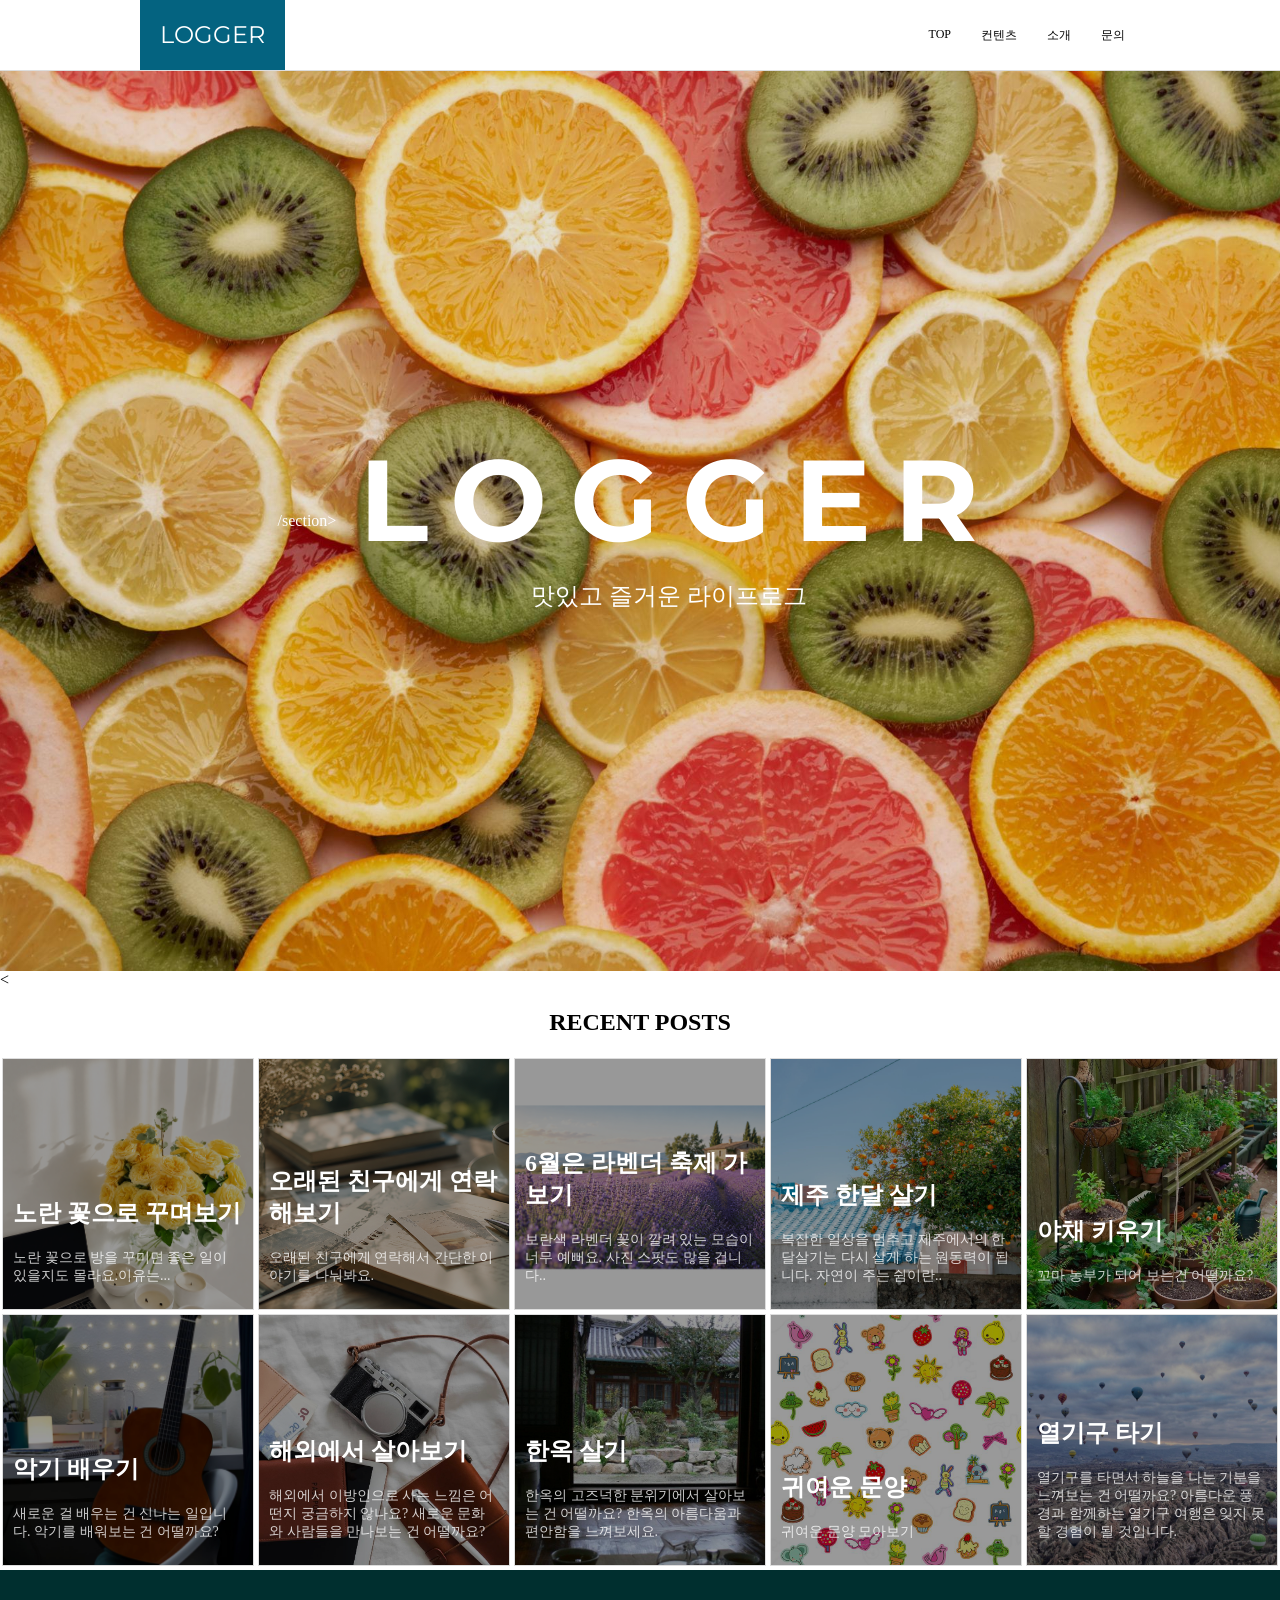
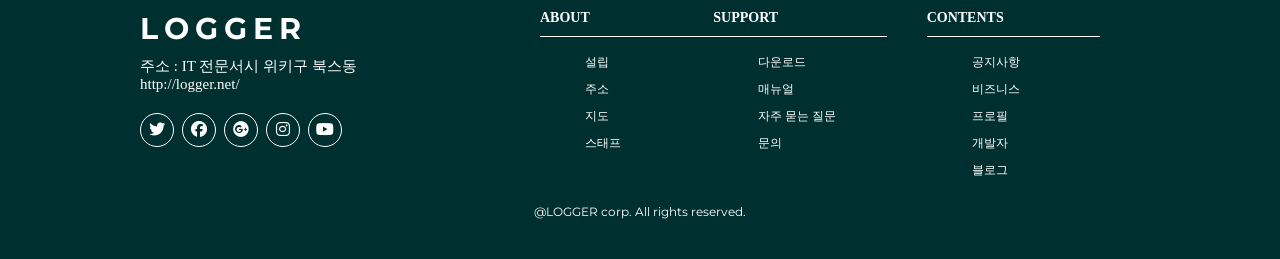
<file: list-c.html>
<!DOCTYPE html>
<html lang="ko">
<head>
<meta charset="UTF-8">
<title>예제</title>
<meta name="viewport" content="width=device-width, initial-scale=1.0">
<link rel="stylesheet" href="style.css">
<link href="https://fonts.googleapis.com/css?family=Montserrat" rel="stylesheet">
<link rel="stylesheet" href="https://cdnjs.cloudflare.com/ajax/libs/font-awesome/6.5.1/css/all.min.css">
<script src="https://code.jquery.com/jquery-3.2.1.min.js"></script>

<script>
$(function(){

    $(".headC").click(function(){

        $(".headB").slideToggle();

    });

});
</script>


</head>
<body class="nohero">

<header>
<div class="container">
    <div class="container-small">
        <a href="index.html" class="headA">LOGGER</a>

        <div class="headC">
            <span class="fa-solid fa-bars" title="MENU"></span>
        </div>
    </div>

    <nav class="headB">
        <ul>
            <li><a href="index.html">TOP</a></li>
            <li><a href="contents.html">컨텐츠</a></li>
            <li><a href="about.html">소개</a></li>
            <li><a href="contact.html">문의</a></li>
        </ul>
    </nav>

</div>
</header>

<section class="conA copmpact">/section>
    <div class="container">

        <h1>LOGGER</h1>
        <p>맛있고 즐거운 라이프로그</p>
    </div>
</section>

<<section class="listC">
    <h1>RECENT POSTS</h1>
    <div class="container">
        <article>
            <a href="#">
                <div class="photo" style="background-image: url(img/p01.png);"></div>
                <div class="text">
                    <h2>노란 꽃으로 꾸며보기</h2>
                     <p>노란 꽃으로 방을 꾸미면 좋은 일이 있을지도 몰라요.이유는...</p>
                </div>
            </a>
        </article>
<article>
    <a href="#">
        <div class="photo" style="background-image: url(img/p02.png);"></div>
        <div class="text">
            <h2>오래된 친구에게 연락해보기</h2>
             <p>오래된 친구에게 연락해서 간단한 이야기를 나눠봐요.</p>
        </div>
    </a>
</article>
<article>
            <a href="#">
                <div class="photo" style="background-image: url(img/p03.png);"></div>
                <div class="text">
                    <h2>6월은 라벤더 축제 가보기</h2>
                     <p>보란색 라벤더 꽃이 깔려 있는 모습이 너무 예뻐요.
                        사진 스팟도 많을 겁니다..</p>
                </div>
            </a>
        </article>
        <article>
            <a href="#">
                <div class="photo" style="background-image: url(img/p04.jpg);"></div>
                <div class="text">
                    <h2>제주 한달 살기</h2>
                     <p>복잡한 일상을 멈추고 제주에서의 한달살기는 다시 살게 하는 원동력이 됩니다.
                        자연이 주는 쉼이란..</p>
                </div>
            </a>
        </article>
         <article>
            <a href="#">
                <div class="photo" style="background-image: url(img/p05.jpg);"></div>
                <div class="text">
                    <h2>야채 키우기</h2>
                     <p>꼬마 농부가 되어 보는건 어떨까요?</p>
                                </div>
            </a>
        </article>
         <article>
            <a href="#">
                <div class="photo" style="background-image: url(img/p06.jpg);"></div>
                <div class="text">
                    <h2>악기 배우기</h2>
                     <p>새로운 걸 배우는 건 신나는 일입니다. 악기를 배워보는 건 어떨까요?</p>
                        </p>
                </div>
            </a>
        </article>
         <article>
            <a href="#">
                <div class="photo" style="background-image: url(img/p07.jpg);"></div>
                <div class="text">
                    <h2>해외에서 살아보기</h2>
                     <p>해외에서 이방인으로 사는 느낌은 어떤지 궁금하지 않나요? 새로운 문화와 사람들을 만나보는 건 어떨까요?</p>
                        </p>
                </div>
            </a>
        </article>
         <article>
            <a href="#">
                <div class="photo" style="background-image: url(img/p08.jpg);"></div>
                <div class="text">
                    <h2>한옥 살기</h2>
                     <p>한옥의 고즈넉한 분위기에서 살아보는 건 어떨까요? 한옥의 아름다움과 편안함을 느껴보세요.</p>
                       </p>
                </div>
            </a>
        </article>
         <article>
            <a href="#">
                <div class="photo" style="background-image: url(img/p09.jpg);"></div>
                <div class="text">
                    <h2>귀여운 문양</h2>
                     <p>귀여운 문양 모아보기
                        </p>
                </div>
            </a>
        </article>
         <article>
            <a href="#">
                <div class="photo" style="background-image: url(img/p10.jpg);"></div>
                <div class="text">
                    <h2>열기구 타기</h2>
                     <p>열기구를 타면서 하늘을 나는 기분을 느껴보는 건 어떨까요? 아름다운 풍경과 함께하는 열기구 여행은 잊지 못할 경험이 될 것입니다.</p>
                        </p>
                </div>
            </a>
        </article>
    </div>
</section>

<footer>
<div class="container">
	<div class="footA">
	<h2>LOGGER</h2>
	<p>
	주소 : IT 전문서시 위키구 북스동<br>
	<a href="http://logger.net/">http://logger.net/</a>
	</p>

<nav class="footD">
	<ul>
		<li><a herf="#">
			<span class="fa-brands fa-twitter"
			title="Twitter"></span>
		</a></li>

		<li><a herf="#">
			<span class="fa-brands fa-facebook"
			title="Facebook"></span>
		</a></li>
		
		<li><a herf="#">
			<span class="fa-brands fa-google-plus"
			title="Google Plus"></span>
		</a></li>

		<li><a herf="#">
			<span class="fa-brands fa-instagram"
			title="Instagram"></span>
		</a></li>
		
		<li><a herf="#">
			<span class="fa-brands fa-youtube"
			title="YouTube"></span>
		</a></li>

		</ul>
</nav>
</div>
<nav class="footB">
<div>
	<h3>ABOUT</h3>
	<ul>
		<li><a href="#">설립</a></li>
		<li><a href="#">주소</a></li>
		<li><a href="#">지도</a></li>
		<li><a href="#">스태프</a></li>
	</ul>
</div>

<div>
	<h3>SUPPORT</h3>
	<ul>
		<li><a href="#">다운로드</a></li>
		<li><a href="#">매뉴얼</a></li>
		<li><a href="#">자주 묻는 질문</a></li>
		<li><a href="#">문의</a></li>
	</ul>
</div>
<div>
	<h3>CONTENTS</h3>
	<ul>
		<li><a href="#">공지사항</a></li>
		<li><a href="#">비즈니스</a></li>
		<li><a href="#">프로필</a></li>
		<li><a href="#">개발자</a></li>
		<li><a href="#">블로그</a></li>
	</ul>
</div>		
</nav>

<style>
sr-only{
position : absolute;
width : 1px;
height : 1px;
padding : 0;
margin : -1px;
clip: rect(0, 0, 0, 0);
border : 0;
}
</style>

<div class="footC">
	@LOGGER corp. All rights reserved.
</div>

</div>
</footer>
		
		
</body>
</html>
</file>
<file: style.css>
@charset "UTF-8";

/* 기본색 */
:root {
 --main-color: #046380;
 --accent-color: #A7A37E;
 --dark-color: #002F2F;
 --text-bright-color: #fff;
 --icon-color: #fff;
 --icon-bk-color: #ddd;
 --large-width:1000px;
 --gray-color: #ddd;
 --middle-width:800px;
}

/* 기본 설정 페이지 전체 */
body {
    margin: 0;
    font-family: '맑은 고딕'
    'Apple SD Gothic Neo', 
     sans-serif;
}
/* 콘텐츠A :히어로 이미지 */
.conA{
    display: flex;
    align-items: center;
    justify-content: center;
    height: 100vh;
    min-height: 450px;
    background-image:linear-gradient(rgba(0,0,0,0.1), rgba(0,0,0,0.1)),
     url(img/fruits.jpg);
    background-position: center;
    background-size: cover;

    color: #fff;
    color: var(--text-bright-color);

    text-align: center;
}

.conA h1 {
    margin-top: 0;
    margin-bottom: 10px;


    font-family: 'Montserrat', sans-serif;

    font-size: 15vw;
    letter-spacing: 0.2em;
    margin-left: 0.2em  ;
}

.conA p {
    margin-top: 0;
    margin-bottom: 0;

    font-size: 18px;
}

.conA img {
    width: 20%;
}

.conA a {
    display: inline-block;

    margin-top: 20px;
    padding: 10px 30px;

    border: solid 2px currentColor;
    border-radius: 6px;

    background-color: #BF6A7A;
    background-color: var(--accent-color);

    color: #fff;
    color: var(--text-bright-color);

    font-size: 14px;
    text-decoration: none;
}

.conA a:hover {
    background-image: linear-gradient(
        rgba(255,255,255,0.2),
        rgba(255,255,255,0.2)
    );
}

@media (min-width: 768px) {

    .conA h1 {
        font-size: 115px;
    }

    .conA p {
        font-size: 24px;
    }

}
.conA.compact{
    height: 450px;
    min-height:0;
    background-image:linear-gradient(rgba(0,0,0,0.1), rgba(0,0,0,0.1)),
     url(img/p11.jpg);
}
/* 콘텐츠B :개요(아이콘+글자) */

.conB .container {
    padding-top: 80px;
    padding-bottom: 20px;
}
.conB .text{
    padding-left: 50px;
    padding-right: 20px;
    padding-bottom: 60px;
    text-align: left;
}
.conB h2{
    margin-top: 0;
    margin-bottom: 10px;
    font-size: 20px;
}
.conB p{
    margin-top: 0;
    margin-bottom: 20px;
    font-size: 14px;
    line-height: 1.8;
    opacity: 0.8;
}
.conB a{
    color: #66CBE5;
    color: var(--main-color);
    text-decoration: none;
}
.conB a:hover{
    background:red;
}
.conB .icon{
    display:inline-block;
    margin-bottom: 20px;
    font-size: 40px;
    width: 2em;
    line-height: 2em;
    border-radius: 50%;
    text-align: center;
    background-color: #add;
    background-color: var(--icon-bk-color);
    color: #fff;
    color: var(--icon-color);
}

@media (min-width: 768px) {
    .conB .container {
        display: flex;
        max-width: flex;
        max-width: var(--large-width);
        margin-left: auto;
        margin-right: auto;
}
    .conB .text{
        flex: 1;
}
}

/* 콘텐츠C :개요(이미지+글자) */
.conC{
    background-color:#5D9AB2;
    background-color:var(--main-color);
    color:#fff;
    color:var(--text-bright-color);
}
.conC .text{
    background-color:#5D9AB2;
    background-color:var(--main-color);
    padding:30px 50px;
}
.conC h2{
    margin-top: 0;
    margin-bottom: 10px;
    font-size: 20px;
}
.conC p{
    margin-top: 0;
    margin-bottom: 20px;
    font-size: 14px;
    line-height: 1.8;
    opacity: 0.8;
}
.conC a{
    display: inline-block;
    margin-top: 20px;
    padding: 10px 30px;
    border: solid 3px currentColor;
    border-radius: 6px;
    background-color:#BF6A7A;
    background-color: var(--accent-color);
    color: #fff;
    color: var(--text-bright-color);
    font-size: 14px;
    text-decoration: none;
}
.conC a:hover{
    background-image: linear-gradient(
        rgba(255,255,255,0.2),
        rgba(255,255,255,0.2)
    );
}
.conC .photo{
    height:220px;
    width:100%;
    background-image:url(img/note.jpg);
    background-position:center;
    background-size:cover;
}

@media (min-width:768px){
    .conC .container{
        display:block;
    }

    .conC .photo{
        height:220px;
    }

    .conC .text{
        padding:30px 50px;
    }
}
/* 콘텐츠D :개요(이미지+글자:반대로 배치하기) */
.conD{
    background-color:#BF6A7A;
    background-color:var(--accent-color);
  
}

.conD{
    background-image:url(img/life.jpg);
    background-position:center;
    background-size:cover;
  
}
.conD .container{
    padding-top: 10px;
}
.conD .text{
    padding: 20px;  
    background-color: rgba(255,255,255,0.5);
}
.conD h2{
    margin-top: 0;
    margin-bottom: 10px;
    font-size: 20px;
}
.conD p{
    margin-top: 0;
    margin-bottom: 20px;
    font-size: 14px;
    line-height: 1.8;
    opacity: 0.8;
}
.conD a{
    display: inline-block;
    margin-top: 20px;
    padding:10px 30px;
    box-shadow: 0 0 0 1px #888; 
    border: solid 3px currentColor;
    border-radius: 6px;
    background-color: #BF6A7A;
    background-color: var(--accent-color);
    color: #fff;    
    color: var(--text-bright-color);
    font-size: 14px;
    text-decoration: none;
}
.conD a:hover{
    background-image: linear-gradient(
        rgba(255,255,255,0.2),
        rgba(255,255,255,0.2)
    );
}
.conD .photo{
    height:220px;
    width:100%;
    background-image:url(img/life.jpg);
    background-position:center;
    background-size:cover;
}

@media (min-width:768px){
    .conD .container{
        display:flex;
        flex-direction:row-reverse;
        max-width: 1000px;
        max-width: var(--large-width);
        margin-left: auto;
        margin-right: auto;
        padding-top: 40px;
        padding-bottom: 40px;   
        }

    .conD .photo{
    flex: 0 0 400px;
    }

    .conD .text{
        flex:1;
        padding:50px;
    }
}

/* 푸터 */
footer{
    color:#fff;
    color:var(--text-bright-color);
    background-color:#2B5566;
    background-color:var(--dark-color);
}

footer .container{
    padding:40px 20px;
}

@media (min-width: 768px){
    footer .container{
        display:flex;
        flex-wrap: wrap;
        max-width:1000px;
        max-width: var(--large-width);
        margin-left: auto;
        margin-right: auto;
    }

.footA{
    flex: 0 0 40%;    
}
.footB{
    flex: 0 0 60%;
    
}
.footC{
    flex: 0 0 100%;

}
}
/*푸터A:사이트 정보 */
.footA h2{
    margin-top: 0;
    margin-bottom: 10px;
    font-family: 'Montserrat', sans-serif;
    font-size: 30px;
    letter-spacing: 0.2em;
}
.footA p{
    margin-top: 0;
    margin-bottom: 20px;
    font-size: 15px;
    
}   
.footA a{
    color:inherit;
    text-decoration: none;
}
.footA{
    margin-bottom: 30px;
}

/*푸터C:저작권 정보 */
.footC{
    font-size: 12px;
    text-align: center;
    font-family: 'Montserrat', sans-serif;
}

/*푸터B:푸터 메뉴 */
.footB div{
    margin-bottom: 20px;
}

.footB h3{
    margin-top: 0;
    margin-bottom: 12px;
    border-bottom: solid 1px currentColor; 
    font-size: 14px;
    padding-bottom: 10px;
    display:block;
    width:100%;
}

.footB ul{
    margin-top: 0;
    margin-bottom: 0;
    list-style: none;
}

.footB a{
    display:block;
    padding: 5px;
    color:inherit;
    font-size: 12px;
    text-decoration: none;
}

.footB a:hover{
    background-color: rgba(0,0,0,3);

}

@media (min-width: 768px){
    .footB{
        display:flex;
        
    }
    .footB div{
        flex:1;
    }
.footB div:not(:first-child){
    margin-right: 40px ;
}
}
/*푸터D: SNS 메뉴 */
.footD{
    margin-top: 20px;
}
.footD ul{
    display: flex;
    margin : 0;
    padding: 0;
    list-style: none;
}

.footD a{
    display: block;
    margin-right: 8px;
    padding: 0;
    color:inherit;
    font-size: 16px;
    text-decoration: none;
    border: solid 1px currentColor;
    width: 2em;
    line-height: 2em;
    border-radius: 50%;
    text-align: center;
}

.footD a:hover{
    background-color: rgba(0,0,0,3);
}

/*기본 설정: 폰트 크기 */
@media (max-width:599px){
    root{
        font-size: 14px;
    }
}

@media (min-width: 600px) and (max-width: 799px){
    root{
        font-size: 16px;
    }
}
@media (min-width: 800px)
{
    root{
        font-size: 18px;
    }
}
body{font-size: 16px;}

/*헤더 */
header{
    position: absolute;
    top: 0;
    left: 0;
    z-index: 100;
    width: 100%;
    background-color: rgba(255,255,255,0.9);
}

.nohero header{
    position: static;
    border-bottom: solid 1px var(--gray-color);
    border-bottom: solid 1px #ddd;
}

/*헤더A:사이트 이름*/
.headA{
    display: inline-block;
    line-height: 70px;
    padding-left: 20px;
    padding-right: 20px;
    background-color: #5D9AB2;
    background-color: var(--main-color);
    color: #fff;
    color: var(--text-bright-color);
    font-family: 'Montserrat', sans-serif;
    font-size: 24px;
    text-decoration: none;
}

/*헤더B: 내비게이션 메뉴 */
.headB ul{
    margin: 0;
    padding: 0;
    list-style: none;
}
.headB a{
    display: block;
    padding: 15px;
    color:inherit;
    font-size: 12px;
    text-decoration: none;
}
.headB a:hover{
    background-color: rgba(0,0,0,3);
}
@media (min-width: 768px){
    header .container{
        display:flex;
        align-items: center;
        justify-content: space-between;
        max-width: 1000px;
        max-width: var(--large-width);
        margin-left: auto;
        margin-right: auto;
    }

    .headB ul{
        display: flex;
    }

    /*헤더C :토글 버튼 */

@media (max-width: 767px){

    header .container{
        width:100%;
    }

    header .container-small{
        display:flex;
        align-items:center;
        justify-content:space-between;
        width:100%;
    }

    .headA{
        display:block;
        width:auto;
        flex:none;
    }

    .headC{
        all:unset;
        display:block;
        margin-left:auto;
        padding:10px;
        font-size:18px;
        line-height:1;
        cursor:pointer;
    }

    .headB{
        display:none;
    }

    .headB ul{
        display:block;
        margin:0;
        padding:0;
        list-style:none;
    }

}



        @media (min-width: 768px){
            /*큰 화면 전용 설정*/
            header .container{
        display:flex;
        align-items:center;
        justify-content:space-between;
  }

    .headC{
    display:none;
  }

    .headB{
    display:block !important;
  }

    .headB ul{
    display:flex;
  }
 
}

}
@media (max-width: 767px){

    header .container{
        display:block !important;
        width:100% !important;
    }

    header .container-small{
        display:flex !important;
        align-items:center !important;
        justify-content:space-between !important;
        width:100% !important;
    }

    .headA{
        display:inline-block !important;
        width:auto !important;
        flex:0 0 auto !important;
    }

    .headC{
        all:unset;
        display:inline-flex !important;
        margin-left:auto !important;
        flex:0 0 auto !important;
        padding:8px !important;
        font-size:18px !important;
        line-height:1 !important;
        cursor:pointer !important;
    }

    .headB{
        display:none;
    }
}
/*콘텐츠 페이지 :기사 */
.post .container{
    max-width: 800px;
    max-width: var(--middle-width);
    margin-left: auto;
    margin-right: auto;
    padding: 30px 10px;
}
.post h1{
     padding-left: 0.5rem;
    border-left: solid 0.75rem #BF6A7A;
    border-left: solid 0.75rem var(--accent-color);
    font-size: 2rem;

}
.post p{
    font-size: 1rem;
    line-height: 2;

}

.post img{
    max-width: 100%;
}

/*콘텐츠 페이지 :빵 부스러기 리스트 */
.bread ol{
    margin-top:0;
    padding:0;
    list-style:none;
}
.bread a{
    display:block;
    padding:5px;
    color:inherit;
    font-size :0.875rem;
    text-decoration:none;
}

.bread a::after {
    margin-left: 10px;
    content: '\f054';
    font-family: 'Font Awesome 6 Free';
    opacity: 0.3;
    font-weight: 900;
  
}
.bread a:hover{
    background-color: rgba(0,0,0,3);
}

/*소개 페이지 :이미지와 연혁 */
.history{
    background-color:#5D9AB2;
    background-color: var(--main-color);
    color:#fff;
    color: var(--text-bright-color);
}
.history .text{
    padding:20px;
}

.history h2{
    font-size: 2rem;
    margin-top:0;
    margin-bottom:10px;
    font-size:1.5rem;
}
.history .photo{
    min-height: 300px;
    background-image:url(img/history.jpg);
    background-position:center;
    background-size:cover;
}
.history table{
    border-collapse: collapse;
    border-top: solid 1px #ddd;
    border-top: solid 1px var(--gray-color);
    font-size: 0.875rem;
}

.history th,
.history td{
   padding-top: 1.8rem;
   padding-bottom: 1.8rem;
   border-bottom: solid 1px #ddd;
   border-bottom: solid 1px var(--gray-color);
}

.history th{
    padding-right: 1.rem;
    text-align: left;
    word-break: keep-all;
}

@media (min-width: 768px){
    .history .container{
        display:flex;
        max-width: 1000px;
        max-width: var(--large-width);
        margin-left: auto;
        margin-right: auto;
    }

    .history .text{
        flex:2;
        padding: 50px;
    }

    .history .photo{
        flex:3;
    }
}

/*문의 페이지 : 문의 대상 */
.contact{
    margin-top: 20px;
    margin-bottom: 20px;
    padding: 20px;
    border: solid 1px #ddd;
    border: solid 1px var(--gray-color);
    text-align: center;

}
.contact span{
    display: inline-block;
    margin-bottom: 20px;
    font-size: 2.2rem;
    width: 2em;
    line-height: 2em;
    border-radius: 50%;
    text-align: center;
    background-color: #5D9AB2;
    background-color: var(--main-color);
    color: #fff;
    color: var(--text-bright-color);
}

.contact h2{
    margin-top: 0;
    ;
   }
.contact a{
    font-size: 1.4rem;
    color:inherit;
    text-decoration: none;
}

@media (min-width: 768px){
    .contact-wrap{
        display:flex;
    }
    .contact {
        flex: 1;
        
    }
    .contact:first-child{
        margin-right: 20px;
    }
     .contact:last-child{
        margin-left: 20px;
     }
    }
/* 문의 페이지 :지도 */
.location iframe{
    width: 100%;
    height: 400px;
    vertical-align: bottom;
}

.location h2{
    margin:0;
    margin-top: 0px;
    margin-bottom: 20px;
    padding-bottom: 20px;
    background-color: #5D9AB2;
    background-color: var(--main-color);
    color: #fff;
    color: var(--text-bright-color);
    font-size: 1.5rem;
    text-align: center;
}
/* 기사 목록A */
.listA h1{
    text-align: center;
}
.listA .container{
    display:flex;
    flex-wrap: wrap;
    max-width: 1000px;
    max-width: var(--large-width);
    margin: 30px auto;
}

.listA article{
    flex: 1 1 300px;
    display:flex;
}

.listA a{
    flex:1;
    display:block;
    color:inherit;
    text-decoration: none;
}
.listA a:hover{
    opacity: 0.8;
}
.listA .photo{
    min-height: 150px;
    background-position: center;
    background-size: cover;
    margin-top: 20px;
    margin-bottom: 20px;
    margin-left: 20px;
     margin-right: 20px;
}

.listA .text{
    margin: 10px;
}
.list h2{
    font-size: 18rem;
}
.listA p{
    Font-size: 14px;
    O
}

/*기사 목록B */
.listB h1{
    text-align: center;
}
.listB .container{
    display:flex;
    flex-wrap: wrap;
    max-width: 1000px;
    max-width: var(--large-width);
    margin: 30px auto;
}

.listB article{
    flex: 1 1 384px;
    display:flex;
}

.listB a{
    flex:1;
    margin :10px;
    display:flex;
    border :solid 1px #ddd;
    border :solid 1px var(--gray-color);
    color:inherit;
    text-decoration: none;
}
.listB a:hover{
    opacity: 0.8;
}
.listB .photo{
    flex:2;
    min-height: 0;
    background-position: center;
    background-size: cover;
}

.listB .text{
    margin: 10px;
    flex:3;
}
.list h2{
    font-size: 18px;
}
.listB p{
    font-size: 14px;
    opacity: 0.8;

}
@media (max-width:384px){
    .listB .photo{
        flex:1;

    }
    .list p{
        display :none;
    }
}

/*기사 목록C */
.listC h1{
    text-align: center;
}
.listC .container{
    display:flex;
    flex-wrap: wrap;
    max-width: none;
    margin: 2px auto;
}

.listC article{
    flex: 1 1 250px;
    display:flex;
}

.listC a{
    position :relative;
    flex:1;
    margin :2px;
    display:block;
    border :solid 1px #ddd;
    border :solid 1px var(--gray-color);
    background-color: currentColor;
    color:inherit;
    text-decoration: none;
}
.listC a:hover{
    opacity: 0.8;
}
.listC .photo{
    min-height: 250px;
    background-position: center;
    background-size: cover;
    opacity: 0.6;
}

.listC .text{
    position: absolute;
    bottom:0;
    left: 0;
    margin: 10px;
    color:#fff;
    color: var(--text-bright-color)

}
.list h2{
    marging:0;
    font-size: 18px;
}
.listC p{
    marging:0;
    font-size: 14px;
    opacity: 0.8;

}
@media (max-width:384px){
    .listC .photo{
        flex:1 1 25%;

    }
}
/* 재구성 :헤더의 색 */
.head-color{
    background-color: #5D9AB2;
    background-color: var(--main-color);
    color: #fff;
    color: var(--text-bright-color);
}

.head-color .headA{
    background-color: transparent;
    color: inherit;
}

.head-color .headC{
    color:inherit;
}

/* 재구성 : 헤더와 히어로 이미지를 하나로 디자인하기 */
.head-hero{
    background-color: transparent;
    color:#fff;
    color: var(--text-bright-color);

}
.head-hero .headA{
    background-color: transparent;
    color:inherit;
}

.head-hero .headC{
    color:inherit;
    opacity: 1;
}
@media (max-width:767px){
    .head-hero .headB{
        background-color: :rgba(0,0,0,0.6);
    }
}
/*재구성 : 헤더를 화면 위에 고정하기 */
.head-fixed,
.nohero .head-fixed{
    position :fixed;
}

.nohero .head-fixed +*{
    margin-top: 70px;
}
/* 재구성:연관 기사 메뉴 */
.related{
    background-color: #5D9AB2;
    background-color: var(--main-color);
    padding:30px 0;
}

.related ul{
    display:flex;
    flex-wrap: wrap;
    max-width: 1000px;
    max-width: var(--large-width);
    margin: 0 auto;
    padding :0;
    list-style: :none;
}

.related li{
    flex: 1 1 100px;
    display:flex;
}

.related a{
    flex:1;
    margin: 10px;
    display:block;
    border : solid 1px #ddd;
    border:  solid 1px var(--gray-color);
    background-color: rgba(255,255,255,0.5);
    color:inherit;
    text-decoration: none;
}
.related a:hover{
    opacity: 0.8;
}
.related .photo{
    min-height: 100px;
    background-position: center;
    background-size: cover;
    }


.related h2{
    font-size: 16px;
}
.related p{
    font-size: 14px;
    opacity: 0.8;

}
@media(min-width:600px) and (max-width:899px){
    .related li{
        flex :1 1 50%;
    }
}
@media (min-width:900px){
    .relatedli{
        flex: 1 1 25%
    }
}
</file>
